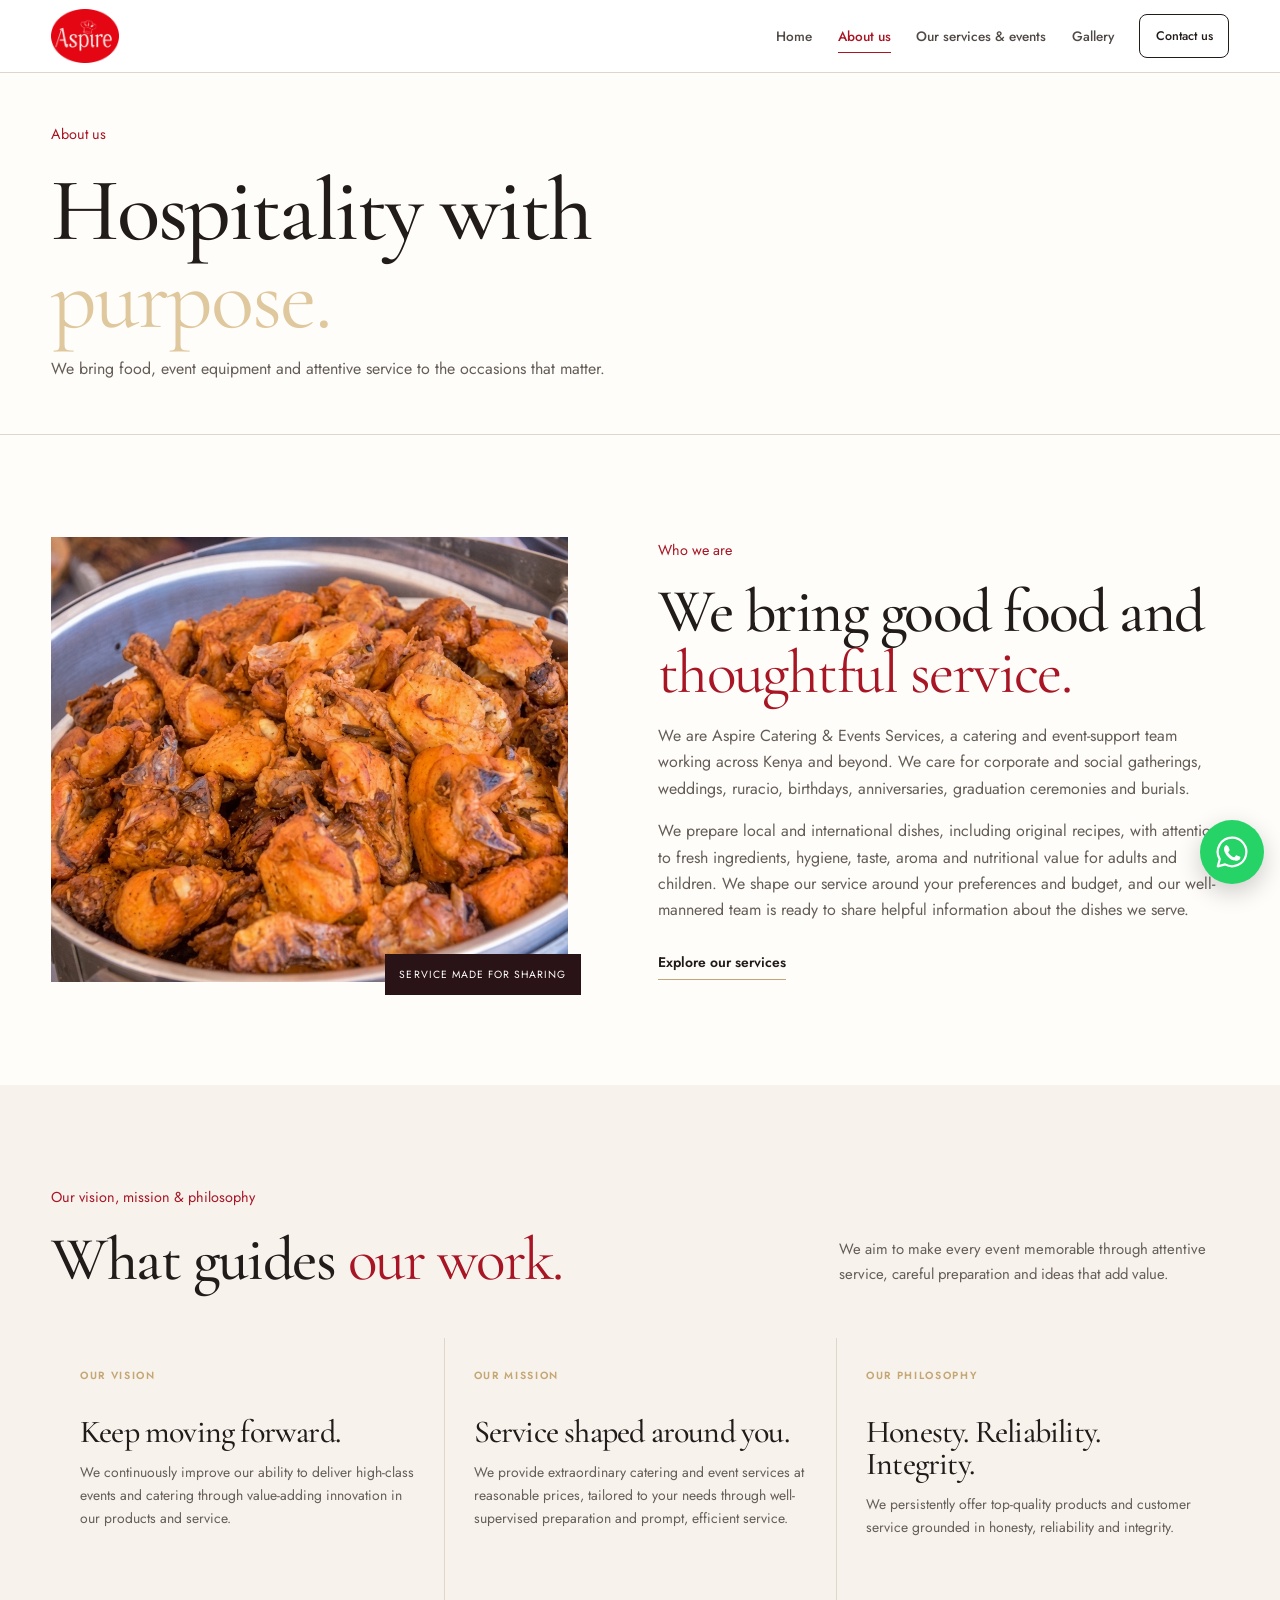
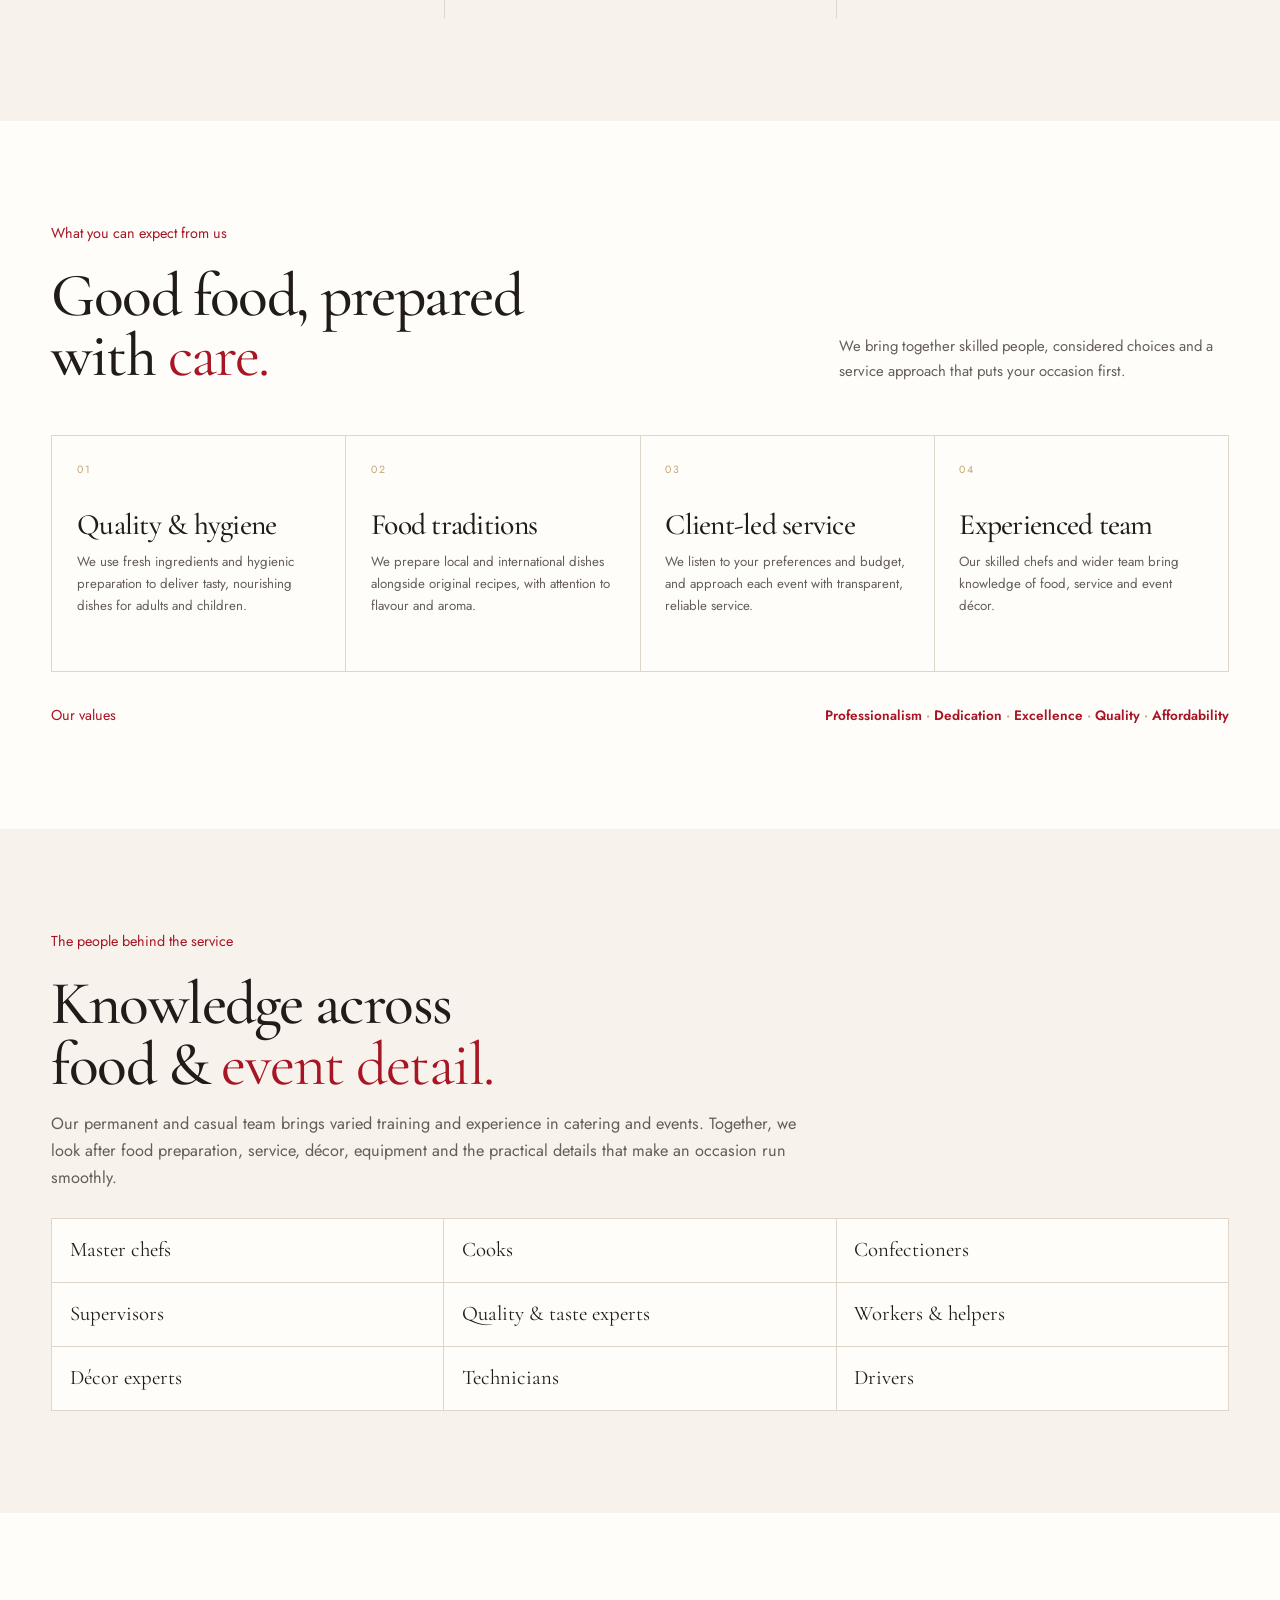
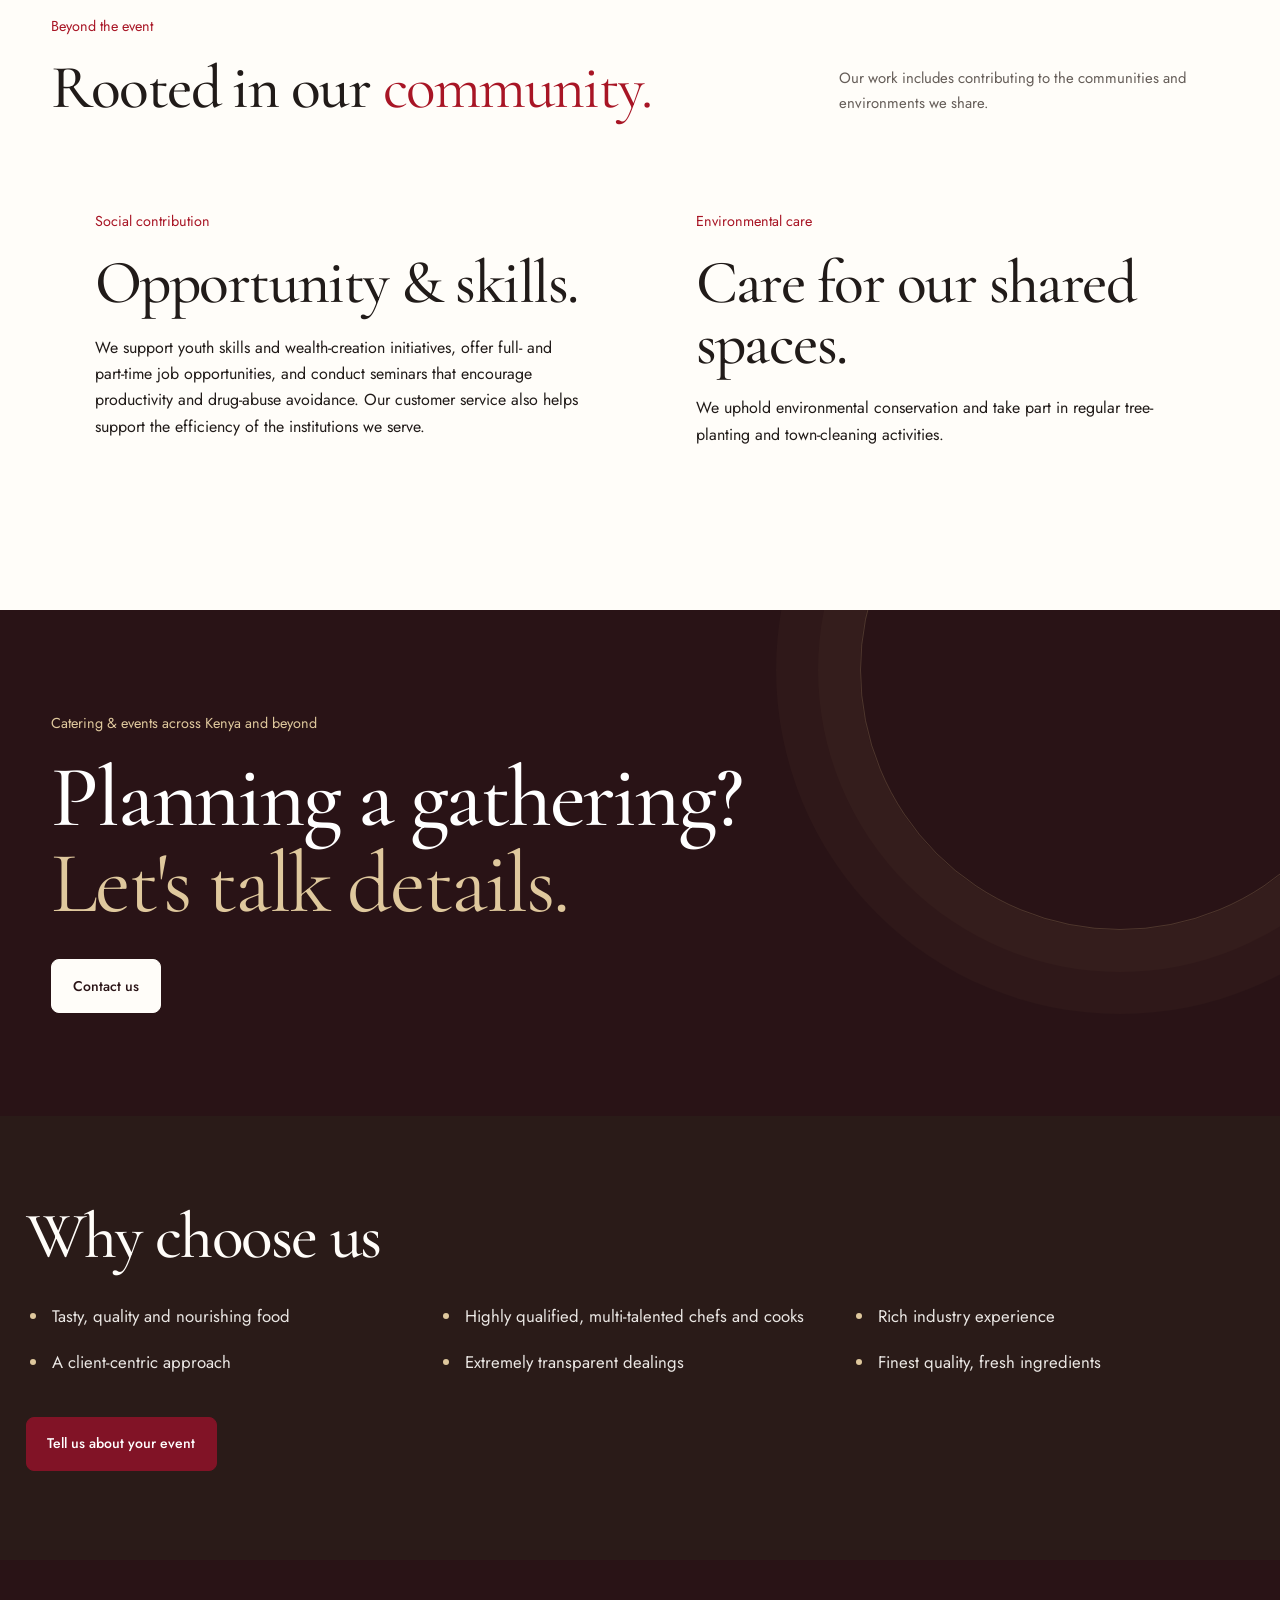
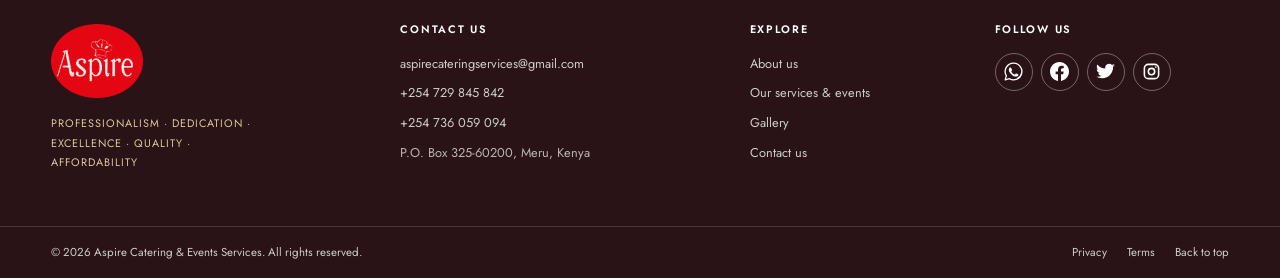
<file: about.html>
<!doctype html>
<html lang="en">
    <head>
        <meta charset="utf-8" />
        <meta name="viewport" content="width=device-width, initial-scale=1" />
        <meta name="theme-color" content="#f7f3ec" />
        <meta
            name="description"
            content="Get to know us, our catering approach, mission, values, team and community commitments across Kenya and beyond."
        />
        <title>About Us | Aspire Catering &amp; Events Services</title>
        <link
            rel="preload"
            href="/fonts/CormorantGaramond-Variable-Latin.woff2"
            as="font"
            type="font/woff2"
            crossorigin
        />
        <link
            rel="preload"
            href="/fonts/Jost-Variable-Latin.woff2"
            as="font"
            type="font/woff2"
            crossorigin
        />
        <link rel="stylesheet" href="/styles.css" />
        <script src="/script.js" defer></script>
    </head>
    <body>
        <a class="skip-link" href="#main">Skip to content</a>

        <header class="site-header">
            <div class="container site-header__inner">
                <a class="brand" href="/" aria-label="Aspire home"
                    ><img
                        src="/images/brand/aspire-chef-cap-wordmark.png"
                        alt="Aspire logo with chef cap"
                        width="120"
                        height="96" /></a
                ><button
                    class="menu-toggle"
                    type="button"
                    aria-expanded="false"
                    aria-controls="main-navigation"
                    data-menu-toggle
                >
                    <span class="visually-hidden">Open navigation</span
                    ><span class="menu-toggle__bars" aria-hidden="true"
                        ><i></i><i></i
                    ></span>
                </button>
                <nav
                    class="main-navigation"
                    id="main-navigation"
                    aria-label="Main navigation"
                >
                    <a href="/" data-nav-link>Home</a
                    ><a href="/about.html" data-nav-link>About us</a
                    ><a href="/services.html" data-nav-link
                        >Our services &amp; events</a
                    ><a href="/gallery.html" data-nav-link>Gallery</a
                    ><a class="nav-cta" href="/contact.html" data-nav-link
                        >Contact us</a
                    >
                </nav>
            </div>
        </header>
        <main id="main">
            <section class="page-hero page-hero--about">
                <div class="container page-hero__content">
                    <p class="eyebrow eyebrow--light">About us</p>
                    <h1>Hospitality with<br /><em>purpose.</em></h1>
                    <p>
                        We bring food, event equipment and attentive service to
                        the occasions that matter.
                    </p>
                </div>
            </section>

            <section class="section container split-section">
                <div class="split-section__image reveal">
                    <img
                        src="/images/food/food-service-station.jpg"
                        alt="A food service station prepared for an event"
                        width="536"
                        height="393"
                        loading="lazy"
                    /><span class="image-note">Service made for sharing</span>
                </div>
                <div class="split-section__copy reveal">
                    <p class="eyebrow">Who we are</p>
                    <h2>We bring good food and <em>thoughtful service.</em></h2>
                    <p>
                        We are Aspire Catering &amp; Events Services, a catering
                        and event-support team working across Kenya and beyond.
                        We care for corporate and social gatherings, weddings,
                        ruracio, birthdays, anniversaries, graduation ceremonies
                        and burials.
                    </p>
                    <p>
                        We prepare local and international dishes, including
                        original recipes, with attention to fresh ingredients,
                        hygiene, taste, aroma and nutritional value for adults
                        and children. We shape our service around your
                        preferences and budget, and our well-mannered team is
                        ready to share helpful information about the dishes we
                        serve.
                    </p>
                    <a class="text-link" href="/services.html"
                        >Explore our services</a
                    >
                </div>
            </section>

            <section class="section section--wash">
                <div class="container">
                    <div class="section-heading reveal">
                        <div>
                            <p class="eyebrow">
                                Our vision, mission &amp; philosophy
                            </p>
                            <h2>What guides <em>our work.</em></h2>
                        </div>
                        <p class="section-heading__aside">
                            We aim to make every event memorable through
                            attentive service, careful preparation and ideas
                            that add value.
                        </p>
                    </div>
                    <div class="purpose-grid">
                        <article
                            class="purpose-card purpose-card--light reveal"
                        >
                            <span class="purpose-card__label">Our vision</span>
                            <h3>Keep moving forward.</h3>
                            <p>
                                We continuously improve our ability to deliver
                                high-class events and catering through
                                value-adding innovation in our products and
                                service.
                            </p>
                        </article>
                        <article
                            class="purpose-card purpose-card--light reveal"
                        >
                            <span class="purpose-card__label">Our mission</span>
                            <h3>Service shaped around you.</h3>
                            <p>
                                We provide extraordinary catering and event
                                services at reasonable prices, tailored to your
                                needs through well-supervised preparation and
                                prompt, efficient service.
                            </p>
                        </article>
                        <article
                            class="purpose-card purpose-card--light reveal"
                        >
                            <span class="purpose-card__label"
                                >Our philosophy</span
                            >
                            <h3>Honesty. Reliability. Integrity.</h3>
                            <p>
                                We persistently offer top-quality products and
                                customer service grounded in honesty,
                                reliability and integrity.
                            </p>
                        </article>
                    </div>
                </div>
            </section>

            <section class="section container">
                <div class="section-heading reveal">
                    <div>
                        <p class="eyebrow">What you can expect from us</p>
                        <h2>Good food, prepared<br />with <em>care.</em></h2>
                    </div>
                    <p class="section-heading__aside">
                        We bring together skilled people, considered choices and
                        a service approach that puts your occasion first.
                    </p>
                </div>
                <div class="principle-grid">
                    <article class="principle-card reveal">
                        <span>01</span>
                        <h3>Quality &amp; hygiene</h3>
                        <p>
                            We use fresh ingredients and hygienic preparation to
                            deliver tasty, nourishing dishes for adults and
                            children.
                        </p>
                    </article>
                    <article class="principle-card reveal">
                        <span>02</span>
                        <h3>Food traditions</h3>
                        <p>
                            We prepare local and international dishes alongside
                            original recipes, with attention to flavour and
                            aroma.
                        </p>
                    </article>
                    <article class="principle-card reveal">
                        <span>03</span>
                        <h3>Client-led service</h3>
                        <p>
                            We listen to your preferences and budget, and
                            approach each event with transparent, reliable
                            service.
                        </p>
                    </article>
                    <article class="principle-card reveal">
                        <span>04</span>
                        <h3>Experienced team</h3>
                        <p>
                            Our skilled chefs and wider team bring knowledge of
                            food, service and event décor.
                        </p>
                    </article>
                </div>
                <div class="values-row">
                    <p class="eyebrow">Our values</p>
                    <p>
                        Professionalism <i>·</i> Dedication <i>·</i> Excellence
                        <i>·</i> Quality <i>·</i> Affordability
                    </p>
                </div>
            </section>

            <section class="section section--wash" id="team">
                <div class="container">
                    <div class="profile-intro reveal">
                        <p class="eyebrow">The people behind the service</p>
                        <h2>
                            Knowledge across<br />food &amp;
                            <em>event detail.</em>
                        </h2>
                        <p>
                            Our permanent and casual team brings varied training
                            and experience in catering and events. Together, we
                            look after food preparation, service, décor,
                            equipment and the practical details that make an
                            occasion run smoothly.
                        </p>
                    </div>
                    <div class="team-role-grid">
                        <span>Master chefs</span><span>Cooks</span
                        ><span>Confectioners</span><span>Supervisors</span
                        ><span>Quality &amp; taste experts</span
                        ><span>Workers &amp; helpers</span
                        ><span>Décor experts</span><span>Technicians</span
                        ><span>Drivers</span>
                    </div>
                </div>
            </section>

            <section class="section container">
                <div class="section-heading reveal">
                    <div>
                        <p class="eyebrow">Beyond the event</p>
                        <h2>Rooted in our <em>community.</em></h2>
                    </div>
                    <p class="section-heading__aside">
                        Our work includes contributing to the communities and
                        environments we share.
                    </p>
                </div>
                <div class="impact-grid">
                    <article class="impact-card reveal">
                        <p class="eyebrow">Social contribution</p>
                        <h2>Opportunity &amp; skills.</h2>
                        <p>
                            We support youth skills and wealth-creation
                            initiatives, offer full- and part-time job
                            opportunities, and conduct seminars that encourage
                            productivity and drug-abuse avoidance. Our customer
                            service also helps support the efficiency of the
                            institutions we serve.
                        </p>
                    </article>
                    <article class="impact-card reveal">
                        <p class="eyebrow">Environmental care</p>
                        <h2>Care for our shared spaces.</h2>
                        <p>
                            We uphold environmental conservation and take part
                            in regular tree-planting and town-cleaning
                            activities.
                        </p>
                    </article>
                </div>
            </section>

            <section class="closing-banner">
                <div class="container closing-banner__inner reveal">
                    <p class="eyebrow eyebrow--light">
                        Catering &amp; events across Kenya and beyond
                    </p>
                    <h2>
                        Planning a gathering?<br /><em>Let's talk details.</em>
                    </h2>
                    <a class="button button--light" href="/contact.html"
                        >Contact us</a
                    >
                </div>
            </section>
            <section class="why-choose">
                <div class="why-choose__inner">
                    <h2>Why choose us</h2>
                    <ul class="why-choose__list">
                        <li>Tasty, quality and nourishing food</li>
                        <li>
                            Highly qualified, multi-talented chefs and cooks
                        </li>
                        <li>Rich industry experience</li>
                        <li>A client-centric approach</li>
                        <li>Extremely transparent dealings</li>
                        <li>Finest quality, fresh ingredients</li>
                    </ul>
                    <a class="button why-choose__button" href="/contact.html"
                        >Tell us about your event</a
                    >
                </div>
            </section>
        </main>
        <footer class="site-footer">
            <div class="container footer-main">
                <div class="footer-brand-block">
                    <a href="/" aria-label="Aspire home"
                        ><img
                            src="/images/brand/aspire-chef-cap-wordmark.png"
                            alt="Aspire logo with chef cap"
                            width="112"
                            height="90"
                            loading="lazy"
                    /></a>
                    <p>
                        Professionalism · Dedication · Excellence · Quality ·
                        Affordability
                    </p>
                </div>
                <div class="footer-column">
                    <h2>Contact us</h2>
                    <a href="mailto:aspirecateringservices@gmail.com"
                        >aspirecateringservices@gmail.com</a
                    ><a href="tel:+254729845842">+254 729 845 842</a
                    ><a href="tel:+254736059094">+254 736 059 094</a
                    ><span>P.O. Box 325-60200, Meru, Kenya</span>
                </div>
                <div class="footer-column">
                    <h2>Explore</h2>
                    <a href="/about.html">About us</a
                    ><a href="/services.html">Our services &amp; events</a
                    ><a href="/gallery.html">Gallery</a
                    ><a href="/contact.html">Contact us</a>
                </div>
                <div class="footer-column footer-column--social">
                    <h2>Follow us</h2>
                    <nav class="social-links" aria-label="Social media links">
                        <a
                            class="social-link"
                            href="https://wa.me/254729845842"
                            target="_blank"
                            rel="noopener noreferrer"
                            aria-label="WhatsApp"
                            ><svg
                                class="social-icon social-icon--whatsapp"
                                viewBox="0 0 32 32"
                                aria-hidden="true"
                                focusable="false"
                            >
                                <path
                                    d="M16 3.2A12.7 12.7 0 0 0 5.1 22.4L3.4 28.7l6.5-1.7A12.7 12.7 0 1 0 16 3.2Z"
                                    fill="none"
                                    stroke="currentColor"
                                    stroke-width="2"
                                    stroke-linecap="round"
                                    stroke-linejoin="round"
                                />
                                <path
                                    d="M11.3 9.7c-.4 0-.8.2-1.1.6-.4.5-1.3 1.4-1.3 3.3s1.3 3.8 1.5 4.1c.2.3 2.5 4 6.1 5.4 3 .9 3.6.7 4.3.6.7-.1 2.1-.8 2.4-1.6.3-.8.3-1.5.2-1.6-.1-.1-.3-.2-.7-.4l-2.4-1.1c-.3-.1-.6-.2-.8.2-.2.3-.9 1.1-1.1 1.3-.2.2-.4.3-.8.1-.4-.2-1.7-.6-3.2-2-.9-.8-1.5-1.8-1.7-2.2-.2-.3 0-.5.2-.7l.6-.7c.2-.2.2-.4.3-.6.1-.2 0-.5 0-.7l-1.1-2.5c-.3-.6-.6-.7-.9-.7Z"
                                    fill="currentColor"
                                /></svg></a
                        ><span
                            class="social-link social-slot"
                            data-social-slot="facebook"
                            role="img"
                            aria-label="Facebook icon"
                            ><svg
                                class="social-icon"
                                viewBox="0 0 24 24"
                                aria-hidden="true"
                                focusable="false"
                            >
                                <path
                                    fill="currentColor"
                                    d="M24 12.073C24 5.405 18.627 0 12 0S0 5.405 0 12.073c0 6.016 4.388 11.025 10.125 11.928v-8.437H7.078v-3.49h3.047V9.41c0-3.023 1.792-4.703 4.533-4.703 1.312 0 2.686.235 2.686.235v2.953h-1.513c-1.49 0-1.954.932-1.954 1.885v2.294h3.328l-.532 3.49h-2.796v8.437C19.612 23.098 24 18.089 24 12.073Z"
                                /></svg></span
                        ><span
                            class="social-link social-slot"
                            data-social-slot="twitter"
                            role="img"
                            aria-label="Twitter icon"
                            ><svg
                                class="social-icon"
                                viewBox="0 0 24 24"
                                aria-hidden="true"
                                focusable="false"
                            >
                                <path
                                    fill="currentColor"
                                    d="M23.953 4.57a10 10 0 0 1-2.825.775 4.932 4.932 0 0 0 2.163-2.723 9.99 9.99 0 0 1-3.127 1.195 4.92 4.92 0 0 0-8.384 4.482A13.98 13.98 0 0 1 1.64 3.162a4.822 4.822 0 0 0-.666 2.475c0 1.708.87 3.216 2.188 4.096a4.904 4.904 0 0 1-2.229-.616v.06c0 2.385 1.697 4.374 3.95 4.827a4.935 4.935 0 0 1-2.224.085c.627 1.956 2.445 3.379 4.6 3.419A9.896 9.896 0 0 1 0 18.407a13.94 13.94 0 0 0 7.548 2.212c9.057 0 14.01-7.504 14.01-14.01 0-.213-.005-.425-.014-.636A10.012 10.012 0 0 0 24 4.59Z"
                                /></svg></span
                        ><span
                            class="social-link social-slot"
                            data-social-slot="instagram"
                            role="img"
                            aria-label="Instagram icon"
                            ><svg
                                class="social-icon"
                                viewBox="0 0 24 24"
                                aria-hidden="true"
                                focusable="false"
                            >
                                <rect
                                    x="3"
                                    y="3"
                                    width="18"
                                    height="18"
                                    rx="5"
                                    fill="none"
                                    stroke="currentColor"
                                    stroke-width="2"
                                />
                                <circle
                                    cx="12"
                                    cy="12"
                                    r="4"
                                    fill="none"
                                    stroke="currentColor"
                                    stroke-width="2"
                                />
                                <circle
                                    cx="17.5"
                                    cy="6.5"
                                    r="1"
                                    fill="currentColor"
                                /></svg
                        ></span>
                    </nav>
                </div>
            </div>
            <div class="footer-bottom">
                <div class="container footer-bottom__inner">
                    <p>
                        © <span data-current-year>2026</span> Aspire Catering
                        &amp; Events Services. All rights reserved.
                    </p>
                    <div>
                        <a href="/privacy.html">Privacy</a
                        ><a href="/terms.html">Terms</a
                        ><a href="#main">Back to top</a>
                    </div>
                </div>
            </div>
        </footer>
        <a
            class="whatsapp-float"
            href="https://wa.me/254729845842?text=Hello%20Aspire%2C%20I%27d%20like%20to%20enquire%20about%20catering%20and%20event%20services."
            target="_blank"
            rel="noopener noreferrer"
            aria-label="Message us on WhatsApp"
            title="Message us on WhatsApp"
            ><svg
                class="whatsapp-float__icon"
                viewBox="0 0 32 32"
                aria-hidden="true"
                focusable="false"
            >
                <path
                    d="M16 3.2A12.7 12.7 0 0 0 5.1 22.4L3.4 28.7l6.5-1.7A12.7 12.7 0 1 0 16 3.2Z"
                    fill="none"
                    stroke="currentColor"
                    stroke-width="2"
                    stroke-linecap="round"
                    stroke-linejoin="round"
                />
                <path
                    d="M11.3 9.7c-.4 0-.8.2-1.1.6-.4.5-1.3 1.4-1.3 3.3s1.3 3.8 1.5 4.1c.2.3 2.5 4 6.1 5.4 3 .9 3.6.7 4.3.6.7-.1 2.1-.8 2.4-1.6.3-.8.3-1.5.2-1.6-.1-.1-.3-.2-.7-.4l-2.4-1.1c-.3-.1-.6-.2-.8.2-.2.3-.9 1.1-1.1 1.3-.2.2-.4.3-.8.1-.4-.2-1.7-.6-3.2-2-.9-.8-1.5-1.8-1.7-2.2-.2-.3 0-.5.2-.7l.6-.7c.2-.2.2-.4.3-.6.1-.2 0-.5 0-.7l-1.1-2.5c-.3-.6-.6-.7-.9-.7Z"
                    fill="currentColor"
                /></svg
            ><span class="visually-hidden">Message us on WhatsApp</span></a
        >
        <div class="visually-hidden" aria-live="polite" id="site-status"></div>
    </body>
</html>
</file>
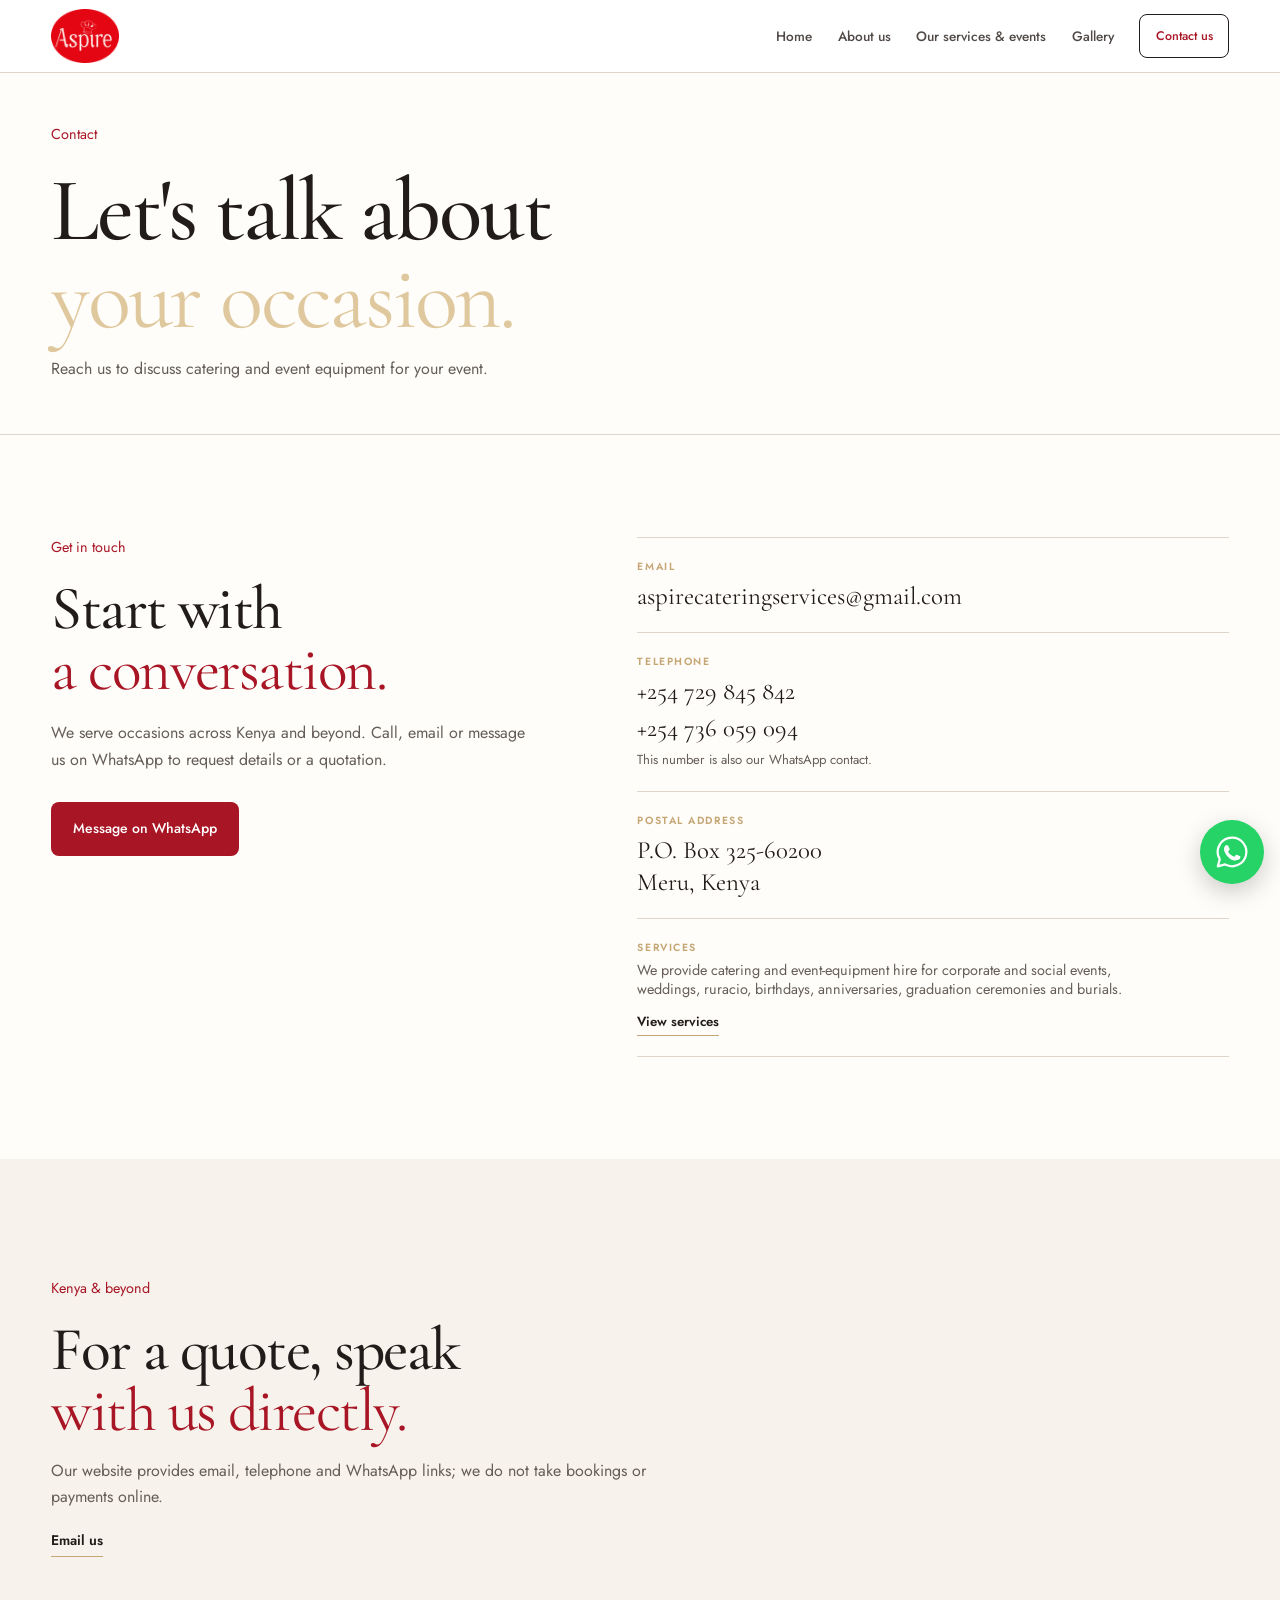
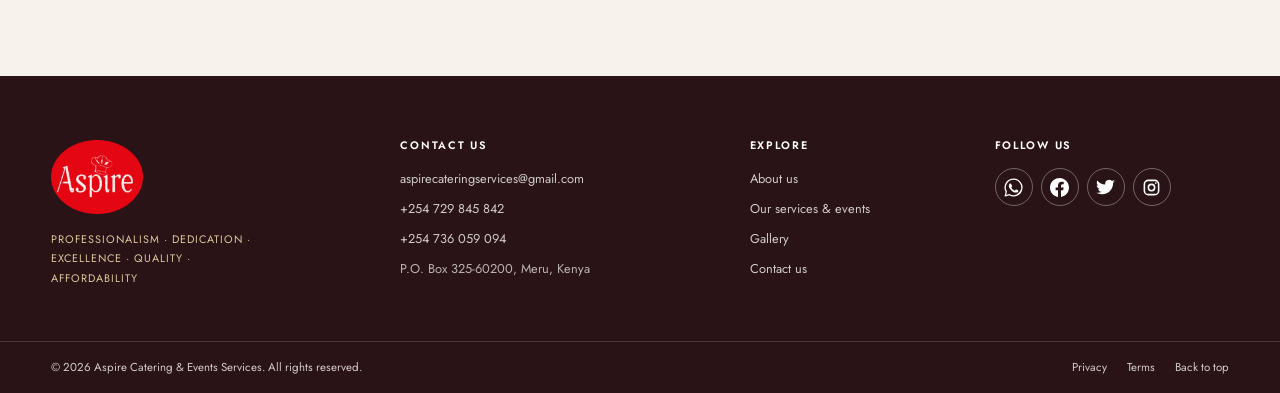
<file: contact.html>
<!doctype html>
<html lang="en">
    <head>
        <meta charset="utf-8" />
        <meta name="viewport" content="width=device-width, initial-scale=1" />
        <meta name="theme-color" content="#f7f3ec" />
        <meta
            name="description"
            content="Contact us in Meru, Kenya to discuss catering and event-equipment hire for your occasion."
        />
        <title>Contact Us | Aspire Catering &amp; Events Services</title>
        <link
            rel="preload"
            href="/fonts/CormorantGaramond-Variable-Latin.woff2"
            as="font"
            type="font/woff2"
            crossorigin
        />
        <link
            rel="preload"
            href="/fonts/Jost-Variable-Latin.woff2"
            as="font"
            type="font/woff2"
            crossorigin
        />
        <link rel="stylesheet" href="/styles.css" />
        <script src="/script.js" defer></script>
    </head>
    <body>
        <a class="skip-link" href="#main">Skip to content</a>
        <header class="site-header">
            <div class="container site-header__inner">
                <a class="brand" href="/" aria-label="Aspire home"
                    ><img
                        src="/images/brand/aspire-chef-cap-wordmark.png"
                        alt="Aspire logo with chef cap"
                        width="120"
                        height="96" /></a
                ><button
                    class="menu-toggle"
                    type="button"
                    aria-expanded="false"
                    aria-controls="main-navigation"
                    data-menu-toggle
                >
                    <span class="visually-hidden">Open navigation</span
                    ><span class="menu-toggle__bars" aria-hidden="true"
                        ><i></i><i></i
                    ></span>
                </button>
                <nav
                    class="main-navigation"
                    id="main-navigation"
                    aria-label="Main navigation"
                >
                    <a href="/" data-nav-link>Home</a
                    ><a href="/about.html" data-nav-link>About us</a
                    ><a href="/services.html" data-nav-link
                        >Our services &amp; events</a
                    ><a href="/gallery.html" data-nav-link>Gallery</a
                    ><a class="nav-cta" href="/contact.html" data-nav-link
                        >Contact us</a
                    >
                </nav>
            </div>
        </header>
        <main id="main">
            <section class="page-hero page-hero--contact">
                <div class="container page-hero__content">
                    <p class="eyebrow eyebrow--light">Contact</p>
                    <h1>Let's talk about<br /><em>your occasion.</em></h1>
                    <p>
                        Reach us to discuss catering and event equipment for
                        your event.
                    </p>
                </div>
            </section>

            <section class="section container contact-layout">
                <div class="contact-lead reveal">
                    <p class="eyebrow">Get in touch</p>
                    <h2>Start with<br /><em>a conversation.</em></h2>
                    <p>
                        We serve occasions across Kenya and beyond. Call, email
                        or message us on WhatsApp to request details or a
                        quotation.
                    </p>
                    <a
                        class="button button--red"
                        href="https://wa.me/254729845842?text=Hello%20Aspire%2C%20I%27d%20like%20to%20enquire%20about%20catering%20and%20event%20services."
                        target="_blank"
                        rel="noopener noreferrer"
                        >Message on WhatsApp</a
                    >
                </div>
                <div class="contact-details reveal">
                    <div class="contact-detail">
                        <span class="contact-detail__label">Email</span
                        ><a href="mailto:aspirecateringservices@gmail.com"
                            >aspirecateringservices@gmail.com</a
                        >
                    </div>
                    <div class="contact-detail">
                        <span class="contact-detail__label">Telephone</span
                        ><a href="tel:+254729845842">+254 729 845 842</a
                        ><a href="tel:+254736059094">+254 736 059 094</a
                        ><span class="small-note"
                            >This number is also our WhatsApp contact.</span
                        >
                    </div>
                    <div class="contact-detail">
                        <span class="contact-detail__label"
                            >Postal address</span
                        >
                        <p>P.O. Box 325-60200<br />Meru, Kenya</p>
                    </div>
                    <div class="contact-detail contact-detail--note">
                        <span class="contact-detail__label">Services</span>
                        <p>
                            We provide catering and event-equipment hire for
                            corporate and social events, weddings, ruracio,
                            birthdays, anniversaries, graduation ceremonies and
                            burials.
                        </p>
                        <a class="text-link" href="/services.html"
                            >View services</a
                        >
                    </div>
                </div>
            </section>
            <section class="section section--wash">
                <div class="container contact-close reveal">
                    <p class="eyebrow">Kenya &amp; beyond</p>
                    <h2>For a quote, speak<br /><em>with us directly.</em></h2>
                    <p>
                        Our website provides email, telephone and WhatsApp
                        links; we do not take bookings or payments online.
                    </p>
                    <a
                        class="text-link"
                        href="mailto:aspirecateringservices@gmail.com?subject=Event%20enquiry"
                        >Email us</a
                    >
                </div>
            </section>
        </main>
        <footer class="site-footer">
            <div class="container footer-main">
                <div class="footer-brand-block">
                    <a href="/" aria-label="Aspire home"
                        ><img
                            src="/images/brand/aspire-chef-cap-wordmark.png"
                            alt="Aspire logo with chef cap"
                            width="112"
                            height="90"
                            loading="lazy"
                    /></a>
                    <p>
                        Professionalism · Dedication · Excellence · Quality ·
                        Affordability
                    </p>
                </div>
                <div class="footer-column">
                    <h2>Contact us</h2>
                    <a href="mailto:aspirecateringservices@gmail.com"
                        >aspirecateringservices@gmail.com</a
                    ><a href="tel:+254729845842">+254 729 845 842</a
                    ><a href="tel:+254736059094">+254 736 059 094</a
                    ><span>P.O. Box 325-60200, Meru, Kenya</span>
                </div>
                <div class="footer-column">
                    <h2>Explore</h2>
                    <a href="/about.html">About us</a
                    ><a href="/services.html">Our services &amp; events</a
                    ><a href="/gallery.html">Gallery</a
                    ><a href="/contact.html">Contact us</a>
                </div>
                <div class="footer-column footer-column--social">
                    <h2>Follow us</h2>
                    <nav class="social-links" aria-label="Social media links">
                        <a
                            class="social-link"
                            href="https://wa.me/254729845842"
                            target="_blank"
                            rel="noopener noreferrer"
                            aria-label="WhatsApp"
                            ><svg
                                class="social-icon social-icon--whatsapp"
                                viewBox="0 0 32 32"
                                aria-hidden="true"
                                focusable="false"
                            >
                                <path
                                    d="M16 3.2A12.7 12.7 0 0 0 5.1 22.4L3.4 28.7l6.5-1.7A12.7 12.7 0 1 0 16 3.2Z"
                                    fill="none"
                                    stroke="currentColor"
                                    stroke-width="2"
                                    stroke-linecap="round"
                                    stroke-linejoin="round"
                                />
                                <path
                                    d="M11.3 9.7c-.4 0-.8.2-1.1.6-.4.5-1.3 1.4-1.3 3.3s1.3 3.8 1.5 4.1c.2.3 2.5 4 6.1 5.4 3 .9 3.6.7 4.3.6.7-.1 2.1-.8 2.4-1.6.3-.8.3-1.5.2-1.6-.1-.1-.3-.2-.7-.4l-2.4-1.1c-.3-.1-.6-.2-.8.2-.2.3-.9 1.1-1.1 1.3-.2.2-.4.3-.8.1-.4-.2-1.7-.6-3.2-2-.9-.8-1.5-1.8-1.7-2.2-.2-.3 0-.5.2-.7l.6-.7c.2-.2.2-.4.3-.6.1-.2 0-.5 0-.7l-1.1-2.5c-.3-.6-.6-.7-.9-.7Z"
                                    fill="currentColor"
                                /></svg></a
                        ><span
                            class="social-link social-slot"
                            data-social-slot="facebook"
                            role="img"
                            aria-label="Facebook icon"
                            ><svg
                                class="social-icon"
                                viewBox="0 0 24 24"
                                aria-hidden="true"
                                focusable="false"
                            >
                                <path
                                    fill="currentColor"
                                    d="M24 12.073C24 5.405 18.627 0 12 0S0 5.405 0 12.073c0 6.016 4.388 11.025 10.125 11.928v-8.437H7.078v-3.49h3.047V9.41c0-3.023 1.792-4.703 4.533-4.703 1.312 0 2.686.235 2.686.235v2.953h-1.513c-1.49 0-1.954.932-1.954 1.885v2.294h3.328l-.532 3.49h-2.796v8.437C19.612 23.098 24 18.089 24 12.073Z"
                                /></svg></span
                        ><span
                            class="social-link social-slot"
                            data-social-slot="twitter"
                            role="img"
                            aria-label="Twitter icon"
                            ><svg
                                class="social-icon"
                                viewBox="0 0 24 24"
                                aria-hidden="true"
                                focusable="false"
                            >
                                <path
                                    fill="currentColor"
                                    d="M23.953 4.57a10 10 0 0 1-2.825.775 4.932 4.932 0 0 0 2.163-2.723 9.99 9.99 0 0 1-3.127 1.195 4.92 4.92 0 0 0-8.384 4.482A13.98 13.98 0 0 1 1.64 3.162a4.822 4.822 0 0 0-.666 2.475c0 1.708.87 3.216 2.188 4.096a4.904 4.904 0 0 1-2.229-.616v.06c0 2.385 1.697 4.374 3.95 4.827a4.935 4.935 0 0 1-2.224.085c.627 1.956 2.445 3.379 4.6 3.419A9.896 9.896 0 0 1 0 18.407a13.94 13.94 0 0 0 7.548 2.212c9.057 0 14.01-7.504 14.01-14.01 0-.213-.005-.425-.014-.636A10.012 10.012 0 0 0 24 4.59Z"
                                /></svg></span
                        ><span
                            class="social-link social-slot"
                            data-social-slot="instagram"
                            role="img"
                            aria-label="Instagram icon"
                            ><svg
                                class="social-icon"
                                viewBox="0 0 24 24"
                                aria-hidden="true"
                                focusable="false"
                            >
                                <rect
                                    x="3"
                                    y="3"
                                    width="18"
                                    height="18"
                                    rx="5"
                                    fill="none"
                                    stroke="currentColor"
                                    stroke-width="2"
                                />
                                <circle
                                    cx="12"
                                    cy="12"
                                    r="4"
                                    fill="none"
                                    stroke="currentColor"
                                    stroke-width="2"
                                />
                                <circle
                                    cx="17.5"
                                    cy="6.5"
                                    r="1"
                                    fill="currentColor"
                                /></svg
                        ></span>
                    </nav>
                </div>
            </div>
            <div class="footer-bottom">
                <div class="container footer-bottom__inner">
                    <p>
                        © <span data-current-year>2026</span> Aspire Catering
                        &amp; Events Services. All rights reserved.
                    </p>
                    <div>
                        <a href="/privacy.html">Privacy</a
                        ><a href="/terms.html">Terms</a
                        ><a href="#main">Back to top</a>
                    </div>
                </div>
            </div>
        </footer>
        <a
            class="whatsapp-float"
            href="https://wa.me/254729845842?text=Hello%20Aspire%2C%20I%27d%20like%20to%20enquire%20about%20catering%20and%20event%20services."
            target="_blank"
            rel="noopener noreferrer"
            aria-label="Message us on WhatsApp"
            title="Message us on WhatsApp"
            ><svg
                class="whatsapp-float__icon"
                viewBox="0 0 32 32"
                aria-hidden="true"
                focusable="false"
            >
                <path
                    d="M16 3.2A12.7 12.7 0 0 0 5.1 22.4L3.4 28.7l6.5-1.7A12.7 12.7 0 1 0 16 3.2Z"
                    fill="none"
                    stroke="currentColor"
                    stroke-width="2"
                    stroke-linecap="round"
                    stroke-linejoin="round"
                />
                <path
                    d="M11.3 9.7c-.4 0-.8.2-1.1.6-.4.5-1.3 1.4-1.3 3.3s1.3 3.8 1.5 4.1c.2.3 2.5 4 6.1 5.4.9.3 1.6.5 2.2.5.7 0 1.3-.2 2.1-.4.7-.1 2.1-.8 2.4-1.6.3-.8.3-1.5.2-1.6-.1-.1-.3-.2-.7-.4l-2.4-1.1c-.3-.1-.6-.2-.8.2-.2.3-.9 1.1-1.1 1.3-.2.2-.4.3-.8.1-.4-.2-1.7-.6-3.2-2-.9-.8-1.5-1.8-1.7-2.2-.2-.3 0-.5.2-.7l.6-.7c.2-.2.2-.4.3-.6.1-.2 0-.5 0-.7l-1.1-2.5c-.3-.6-.6-.7-.9-.7Z"
                    fill="currentColor"
                /></svg
            ><span class="visually-hidden">Message us on WhatsApp</span></a
        >
        <div class="visually-hidden" aria-live="polite" id="site-status"></div>
    </body>
</html>
</file>
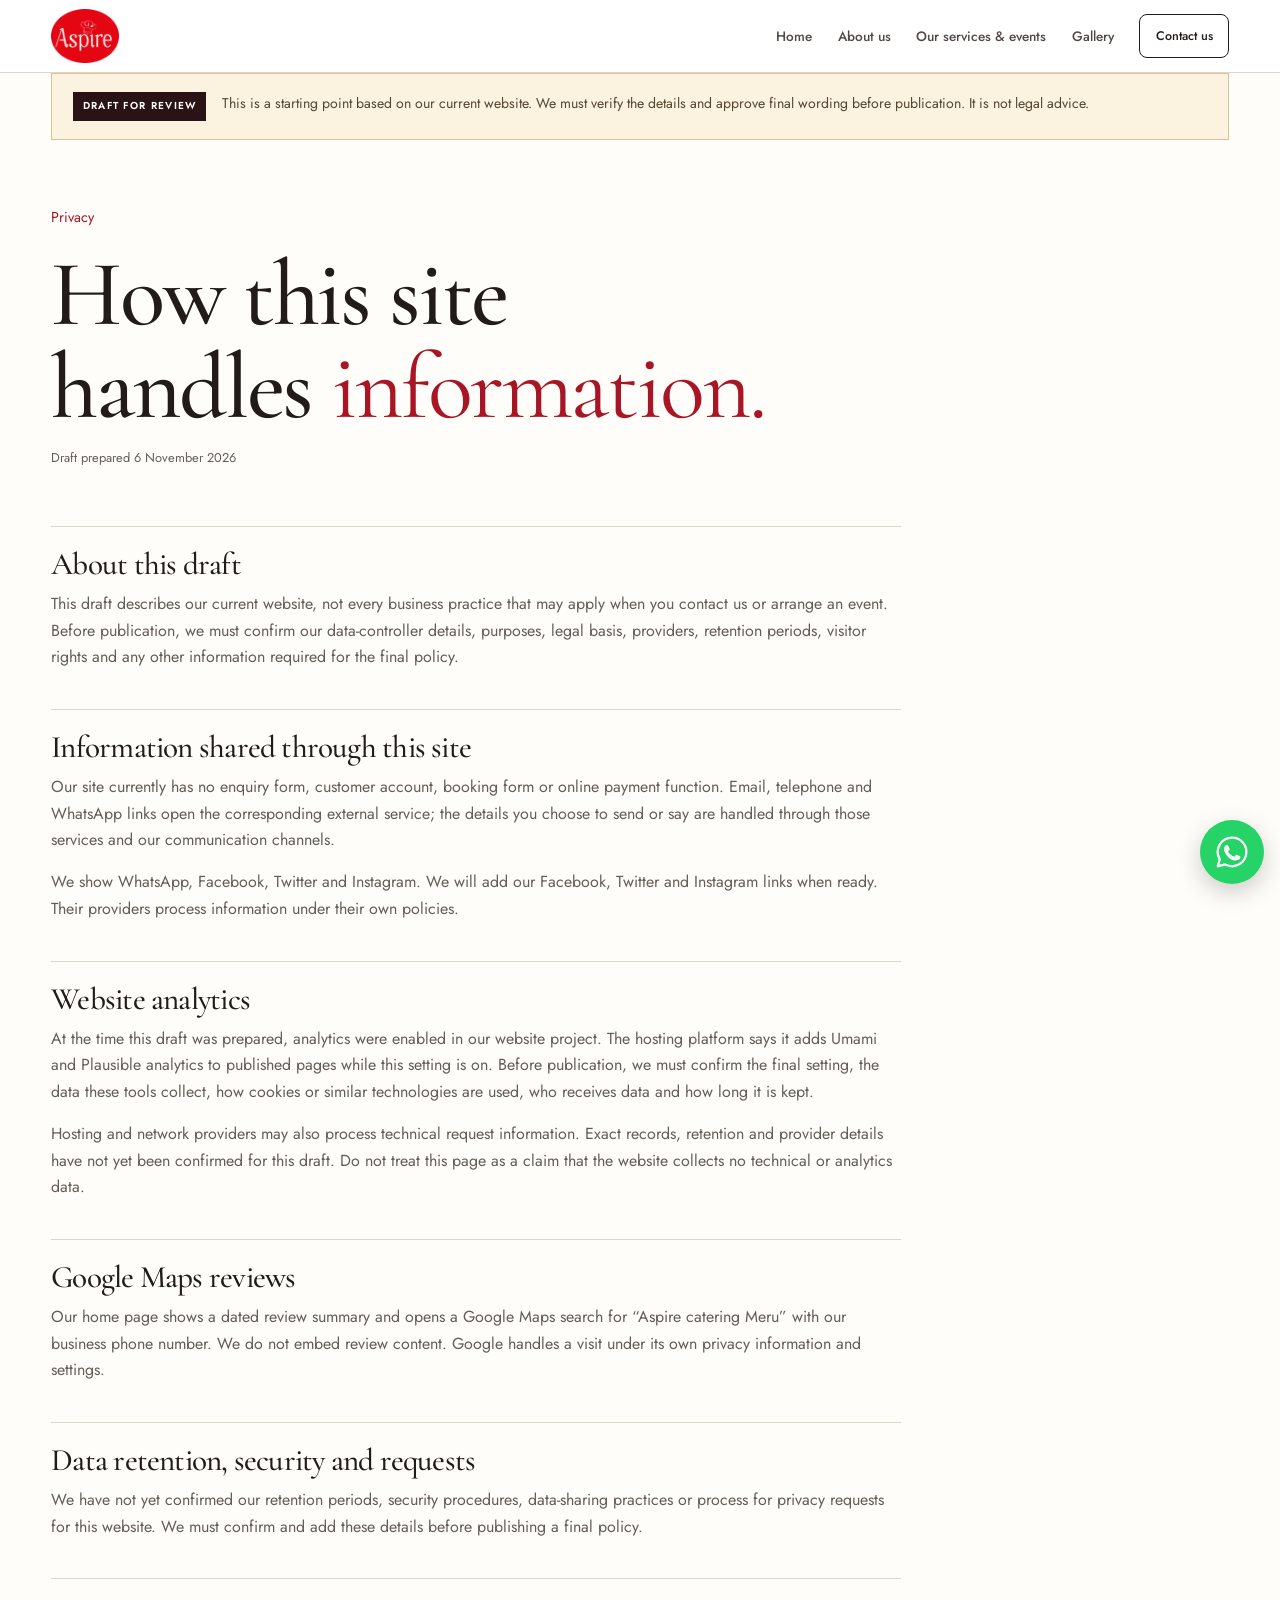
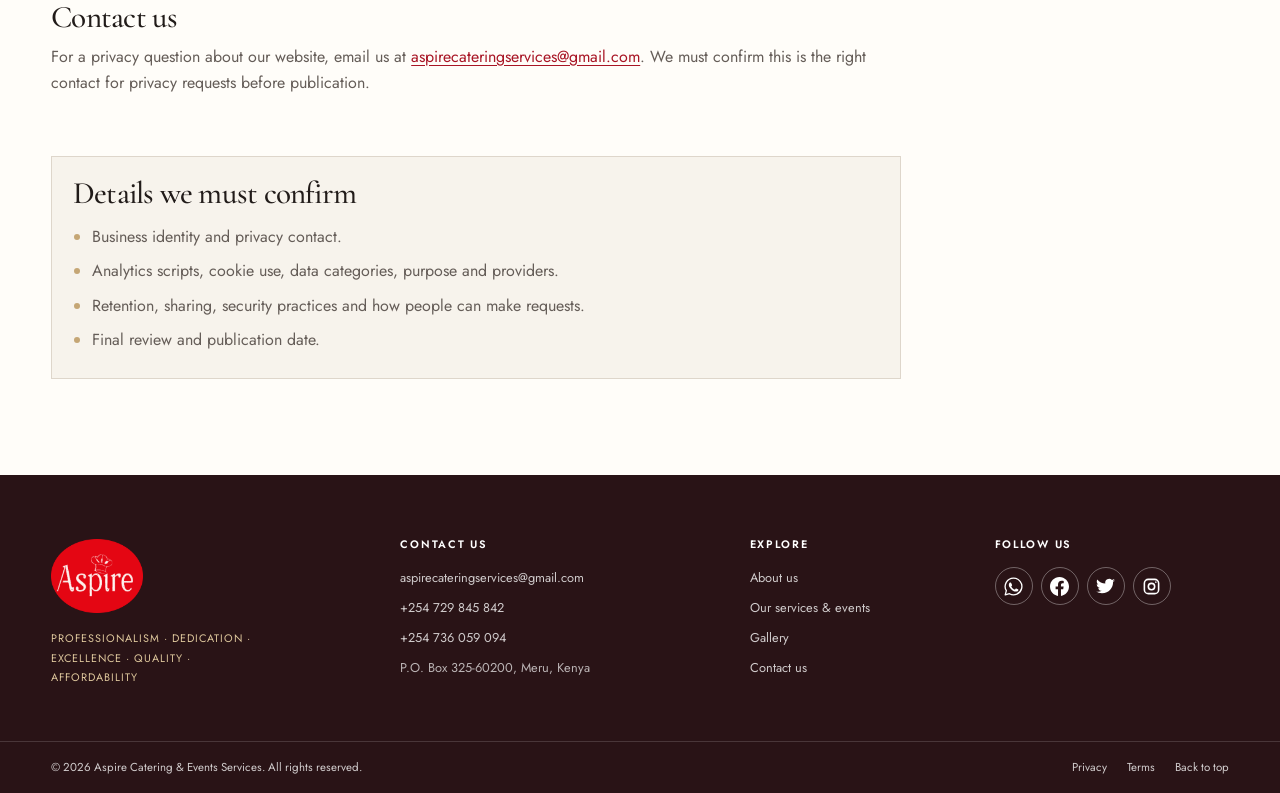
<file: privacy.html>
<!doctype html>
<html lang="en">
    <head>
        <meta charset="utf-8" />
        <meta name="viewport" content="width=device-width, initial-scale=1" />
        <meta name="theme-color" content="#f7f3ec" />
        <meta
            name="description"
            content="Draft privacy information for our website. We need to review this page before publication."
        />
        <meta name="robots" content="noindex,nofollow" />
        <title>Privacy Draft | Aspire Catering &amp; Events</title>
        <link
            rel="preload"
            href="/fonts/CormorantGaramond-Variable-Latin.woff2"
            as="font"
            type="font/woff2"
            crossorigin
        />
        <link
            rel="preload"
            href="/fonts/Jost-Variable-Latin.woff2"
            as="font"
            type="font/woff2"
            crossorigin
        />
        <link rel="stylesheet" href="/styles.css" />
        <script src="/script.js" defer></script>
    </head>
    <body>
        <a class="skip-link" href="#main">Skip to content</a>
        <header class="site-header">
            <div class="container site-header__inner">
                <a class="brand" href="/" aria-label="Aspire home"
                    ><img
                        src="/images/brand/aspire-chef-cap-wordmark.png"
                        alt="Aspire logo with chef cap"
                        width="120"
                        height="96" /></a
                ><button
                    class="menu-toggle"
                    type="button"
                    aria-expanded="false"
                    aria-controls="main-navigation"
                    data-menu-toggle
                >
                    <span class="visually-hidden">Open navigation</span
                    ><span class="menu-toggle__bars" aria-hidden="true"
                        ><i></i><i></i
                    ></span>
                </button>
                <nav
                    class="main-navigation"
                    id="main-navigation"
                    aria-label="Main navigation"
                >
                    <a href="/" data-nav-link>Home</a
                    ><a href="/about.html" data-nav-link>About us</a
                    ><a href="/services.html" data-nav-link
                        >Our services &amp; events</a
                    ><a href="/gallery.html" data-nav-link>Gallery</a
                    ><a class="nav-cta" href="/contact.html" data-nav-link
                        >Contact us</a
                    >
                </nav>
            </div>
        </header>
        <main id="main" class="legal-page container">
            <div class="draft-banner">
                <span class="draft-banner__tag">Draft for review</span>
                <p>
                    This is a starting point based on our current website. We
                    must verify the details and approve final wording before
                    publication. It is not legal advice.
                </p>
            </div>
            <header class="legal-heading">
                <p class="eyebrow">Privacy</p>
                <h1>How this site<br />handles <em>information.</em></h1>
                <p>Draft prepared 6 November 2026</p>
            </header>
            <div class="legal-content">
                <section>
                    <h2>About this draft</h2>
                    <p>
                        This draft describes our current website, not every
                        business practice that may apply when you contact us or
                        arrange an event. Before publication, we must confirm
                        our data-controller details, purposes, legal basis,
                        providers, retention periods, visitor rights and any
                        other information required for the final policy.
                    </p>
                </section>
                <section>
                    <h2>Information shared through this site</h2>
                    <p>
                        Our site currently has no enquiry form, customer
                        account, booking form or online payment function. Email,
                        telephone and WhatsApp links open the corresponding
                        external service; the details you choose to send or say
                        are handled through those services and our communication
                        channels.
                    </p>
                    <p>
                        We show WhatsApp, Facebook, Twitter and Instagram. We
                        will add our Facebook, Twitter and Instagram links when
                        ready. Their providers process information under their
                        own policies.
                    </p>
                </section>
                <section>
                    <h2>Website analytics</h2>
                    <p>
                        At the time this draft was prepared, analytics were
                        enabled in our website project. The hosting platform
                        says it adds Umami and Plausible analytics to published
                        pages while this setting is on. Before publication, we
                        must confirm the final setting, the data these tools
                        collect, how cookies or similar technologies are used,
                        who receives data and how long it is kept.
                    </p>
                    <p>
                        Hosting and network providers may also process technical
                        request information. Exact records, retention and
                        provider details have not yet been confirmed for this
                        draft. Do not treat this page as a claim that the
                        website collects no technical or analytics data.
                    </p>
                </section>
                <section>
                    <h2>Google Maps reviews</h2>
                    <p>
                        Our home page shows a dated review summary and opens a
                        Google Maps search for “Aspire catering Meru” with our
                        business phone number. We do not embed review content.
                        Google handles a visit under its own privacy information
                        and settings.
                    </p>
                </section>
                <section>
                    <h2>Data retention, security and requests</h2>
                    <p>
                        We have not yet confirmed our retention periods,
                        security procedures, data-sharing practices or process
                        for privacy requests for this website. We must confirm
                        and add these details before publishing a final policy.
                    </p>
                </section>
                <section>
                    <h2>Contact us</h2>
                    <p>
                        For a privacy question about our website, email us at
                        <a href="mailto:aspirecateringservices@gmail.com"
                            >aspirecateringservices@gmail.com</a
                        >. We must confirm this is the right contact for privacy
                        requests before publication.
                    </p>
                </section>
                <section class="legal-owner-check">
                    <h2>Details we must confirm</h2>
                    <ul class="styled-list">
                        <li>Business identity and privacy contact.</li>
                        <li>
                            Analytics scripts, cookie use, data categories,
                            purpose and providers.
                        </li>
                        <li>
                            Retention, sharing, security practices and how
                            people can make requests.
                        </li>
                        <li>Final review and publication date.</li>
                    </ul>
                </section>
            </div>
        </main>
        <footer class="site-footer">
            <div class="container footer-main">
                <div class="footer-brand-block">
                    <a href="/" aria-label="Aspire home"
                        ><img
                            src="/images/brand/aspire-chef-cap-wordmark.png"
                            alt="Aspire logo with chef cap"
                            width="112"
                            height="90"
                            loading="lazy"
                    /></a>
                    <p>
                        Professionalism · Dedication · Excellence · Quality ·
                        Affordability
                    </p>
                </div>
                <div class="footer-column">
                    <h2>Contact us</h2>
                    <a href="mailto:aspirecateringservices@gmail.com"
                        >aspirecateringservices@gmail.com</a
                    ><a href="tel:+254729845842">+254 729 845 842</a
                    ><a href="tel:+254736059094">+254 736 059 094</a
                    ><span>P.O. Box 325-60200, Meru, Kenya</span>
                </div>
                <div class="footer-column">
                    <h2>Explore</h2>
                    <a href="/about.html">About us</a
                    ><a href="/services.html">Our services &amp; events</a
                    ><a href="/gallery.html">Gallery</a
                    ><a href="/contact.html">Contact us</a>
                </div>
                <div class="footer-column footer-column--social">
                    <h2>Follow us</h2>
                    <nav class="social-links" aria-label="Social media links">
                        <a
                            class="social-link"
                            href="https://wa.me/254729845842"
                            target="_blank"
                            rel="noopener noreferrer"
                            aria-label="WhatsApp"
                            ><svg
                                class="social-icon social-icon--whatsapp"
                                viewBox="0 0 32 32"
                                aria-hidden="true"
                                focusable="false"
                            >
                                <path
                                    d="M16 3.2A12.7 12.7 0 0 0 5.1 22.4L3.4 28.7l6.5-1.7A12.7 12.7 0 1 0 16 3.2Z"
                                    fill="none"
                                    stroke="currentColor"
                                    stroke-width="2"
                                    stroke-linecap="round"
                                    stroke-linejoin="round"
                                />
                                <path
                                    d="M11.3 9.7c-.4 0-.8.2-1.1.6-.4.5-1.3 1.4-1.3 3.3s1.3 3.8 1.5 4.1c.2.3 2.5 4 6.1 5.4 3 .9 3.6.7 4.3.6.7-.1 2.1-.8 2.4-1.6.3-.8.3-1.5.2-1.6-.1-.1-.3-.2-.7-.4l-2.4-1.1c-.3-.1-.6-.2-.8.2-.2.3-.9 1.1-1.1 1.3-.2.2-.4.3-.8.1-.4-.2-1.7-.6-3.2-2-.9-.8-1.5-1.8-1.7-2.2-.2-.3 0-.5.2-.7l.6-.7c.2-.2.2-.4.3-.6.1-.2 0-.5 0-.7l-1.1-2.5c-.3-.6-.6-.7-.9-.7Z"
                                    fill="currentColor"
                                /></svg></a
                        ><span
                            class="social-link social-slot"
                            data-social-slot="facebook"
                            role="img"
                            aria-label="Facebook icon"
                            ><svg
                                class="social-icon"
                                viewBox="0 0 24 24"
                                aria-hidden="true"
                                focusable="false"
                            >
                                <path
                                    fill="currentColor"
                                    d="M24 12.073C24 5.405 18.627 0 12 0S0 5.405 0 12.073c0 6.016 4.388 11.025 10.125 11.928v-8.437H7.078v-3.49h3.047V9.41c0-3.023 1.792-4.703 4.533-4.703 1.312 0 2.686.235 2.686.235v2.953h-1.513c-1.49 0-1.954.932-1.954 1.885v2.294h3.328l-.532 3.49h-2.796v8.437C19.612 23.098 24 18.089 24 12.073Z"
                                /></svg></span
                        ><span
                            class="social-link social-slot"
                            data-social-slot="twitter"
                            role="img"
                            aria-label="Twitter icon"
                            ><svg
                                class="social-icon"
                                viewBox="0 0 24 24"
                                aria-hidden="true"
                                focusable="false"
                            >
                                <path
                                    fill="currentColor"
                                    d="M23.953 4.57a10 10 0 0 1-2.825.775 4.932 4.932 0 0 0 2.163-2.723 9.99 9.99 0 0 1-3.127 1.195 4.92 4.92 0 0 0-8.384 4.482A13.98 13.98 0 0 1 1.64 3.162a4.822 4.822 0 0 0-.666 2.475c0 1.708.87 3.216 2.188 4.096a4.904 4.904 0 0 1-2.229-.616v.06c0 2.385 1.697 4.374 3.95 4.827a4.935 4.935 0 0 1-2.224.085c.627 1.956 2.445 3.379 4.6 3.419A9.896 9.896 0 0 1 0 18.407a13.94 13.94 0 0 0 7.548 2.212c9.057 0 14.01-7.504 14.01-14.01 0-.213-.005-.425-.014-.636A10.012 10.012 0 0 0 24 4.59Z"
                                /></svg></span
                        ><span
                            class="social-link social-slot"
                            data-social-slot="instagram"
                            role="img"
                            aria-label="Instagram icon"
                            ><svg
                                class="social-icon"
                                viewBox="0 0 24 24"
                                aria-hidden="true"
                                focusable="false"
                            >
                                <rect
                                    x="3"
                                    y="3"
                                    width="18"
                                    height="18"
                                    rx="5"
                                    fill="none"
                                    stroke="currentColor"
                                    stroke-width="2"
                                />
                                <circle
                                    cx="12"
                                    cy="12"
                                    r="4"
                                    fill="none"
                                    stroke="currentColor"
                                    stroke-width="2"
                                />
                                <circle
                                    cx="17.5"
                                    cy="6.5"
                                    r="1"
                                    fill="currentColor"
                                /></svg
                        ></span>
                    </nav>
                </div>
            </div>
            <div class="footer-bottom">
                <div class="container footer-bottom__inner">
                    <p>
                        © <span data-current-year>2026</span> Aspire Catering
                        &amp; Events Services. All rights reserved.
                    </p>
                    <div>
                        <a href="/privacy.html">Privacy</a
                        ><a href="/terms.html">Terms</a
                        ><a href="#main">Back to top</a>
                    </div>
                </div>
            </div>
        </footer>
        <a
            class="whatsapp-float"
            href="https://wa.me/254729845842?text=Hello%20Aspire%2C%20I%27d%20like%20to%20enquire%20about%20catering%20and%20event%20services."
            target="_blank"
            rel="noopener noreferrer"
            aria-label="Message us on WhatsApp"
            title="Message us on WhatsApp"
            ><svg
                class="whatsapp-float__icon"
                viewBox="0 0 32 32"
                aria-hidden="true"
                focusable="false"
            >
                <path
                    d="M16 3.2A12.7 12.7 0 0 0 5.1 22.4L3.4 28.7l6.5-1.7A12.7 12.7 0 1 0 16 3.2Z"
                    fill="none"
                    stroke="currentColor"
                    stroke-width="2"
                    stroke-linecap="round"
                    stroke-linejoin="round"
                />
                <path
                    d="M11.3 9.7c-.4 0-.8.2-1.1.6-.4.5-1.3 1.4-1.3 3.3s1.3 3.8 1.5 4.1c.2.3 2.5 4 6.1 5.4.9.3 1.6.5 2.2.5.7 0 1.3-.2 2.1-.4.7-.1 2.1-.8 2.4-1.6.3-.8.3-1.5.2-1.6-.1-.1-.3-.2-.7-.4l-2.4-1.1c-.3-.1-.6-.2-.8.2-.2.3-.9 1.1-1.1 1.3-.2.2-.4.3-.8.1-.4-.2-1.7-.6-3.2-2-.9-.8-1.5-1.8-1.7-2.2-.2-.3 0-.5.2-.7l.6-.7c.2-.2.2-.4.3-.6.1-.2 0-.5 0-.7l-1.1-2.5c-.3-.6-.6-.7-.9-.7Z"
                    fill="currentColor"
                /></svg
            ><span class="visually-hidden">Message us on WhatsApp</span></a
        >
        <div class="visually-hidden" aria-live="polite" id="site-status"></div>
    </body>
</html>
</file>
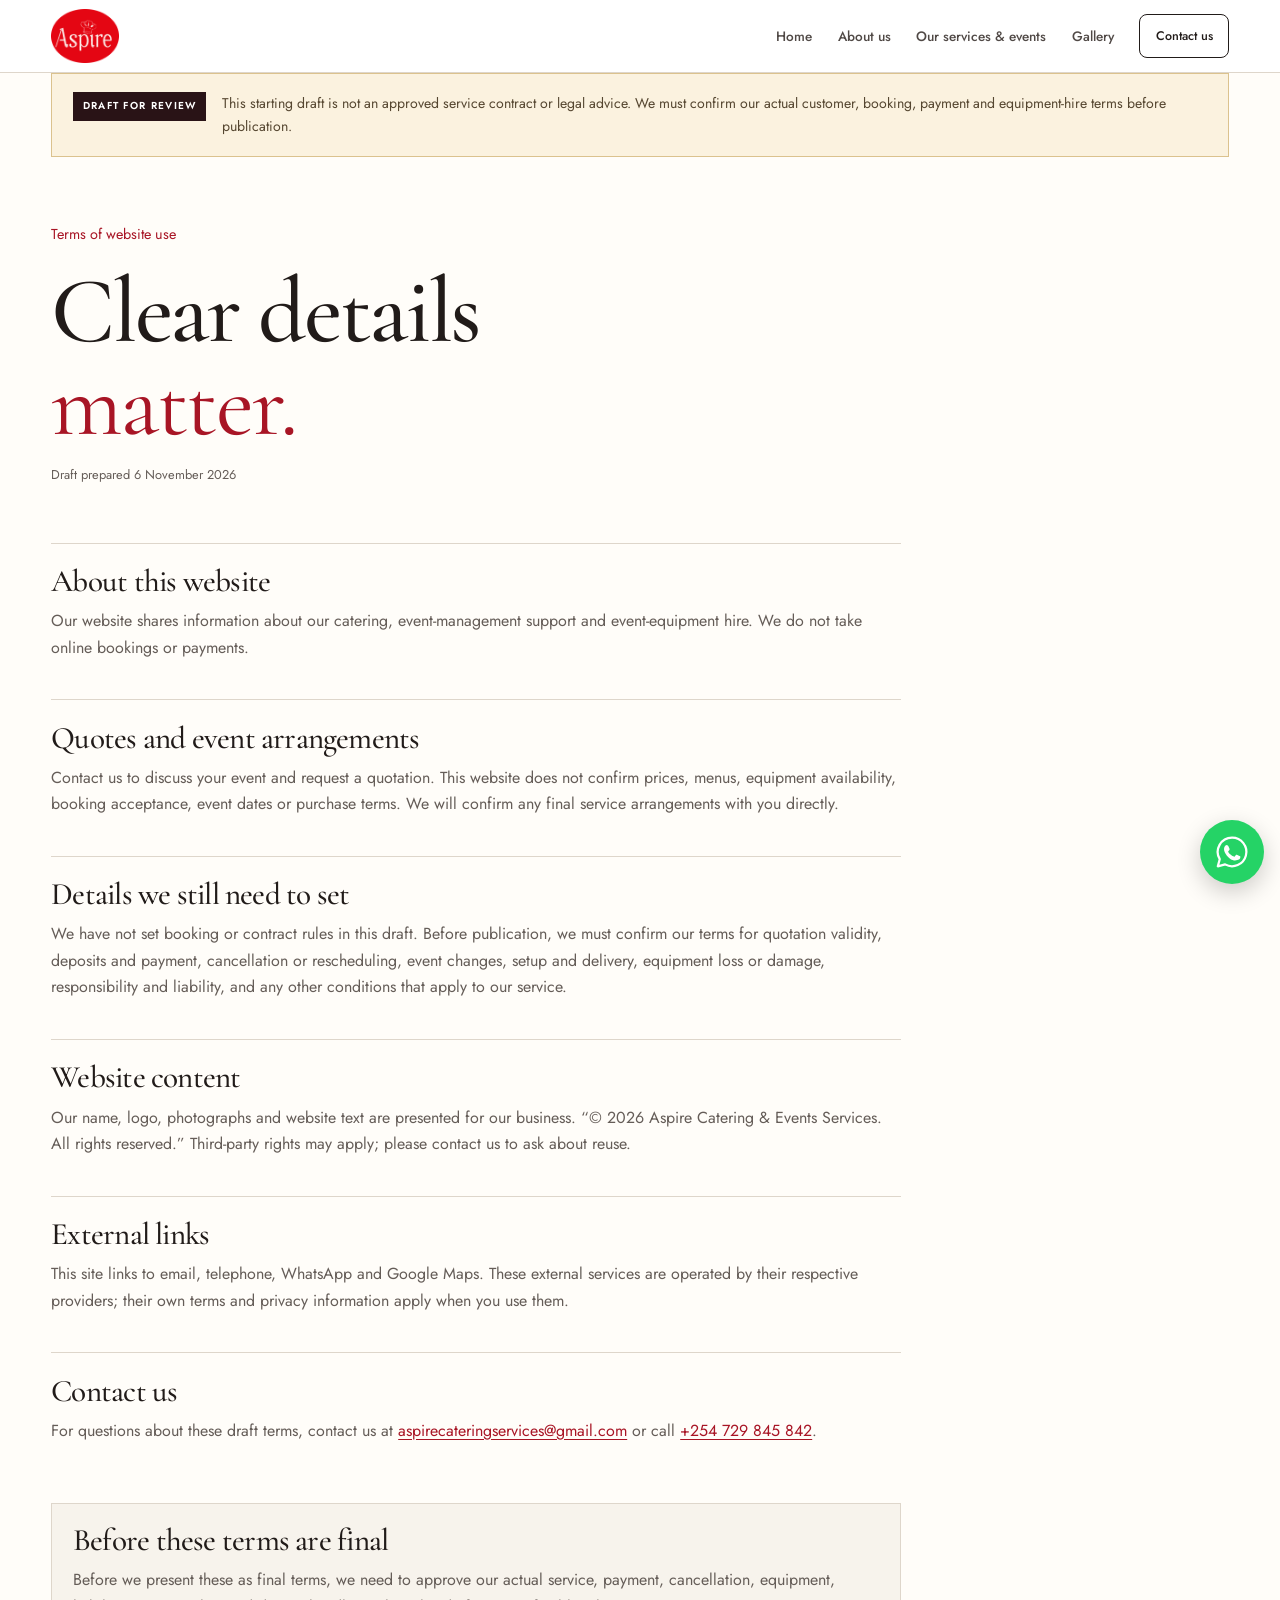
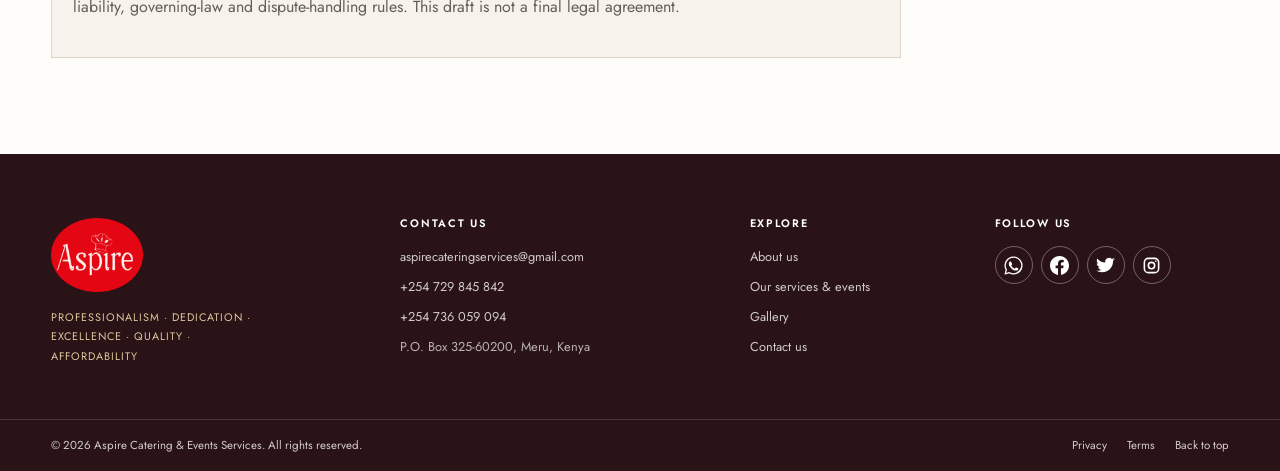
<file: terms.html>
<!doctype html>
<html lang="en">
    <head>
        <meta charset="utf-8" />
        <meta name="viewport" content="width=device-width, initial-scale=1" />
        <meta name="theme-color" content="#f7f3ec" />
        <meta
            name="description"
            content="Draft website terms. We must review our booking, payment and hire rules before publication."
        />
        <meta name="robots" content="noindex,nofollow" />
        <title>Terms Draft | Aspire Catering &amp; Events</title>
        <link
            rel="preload"
            href="/fonts/CormorantGaramond-Variable-Latin.woff2"
            as="font"
            type="font/woff2"
            crossorigin
        />
        <link
            rel="preload"
            href="/fonts/Jost-Variable-Latin.woff2"
            as="font"
            type="font/woff2"
            crossorigin
        />
        <link rel="stylesheet" href="/styles.css" />
        <script src="/script.js" defer></script>
    </head>
    <body>
        <a class="skip-link" href="#main">Skip to content</a>
        <header class="site-header">
            <div class="container site-header__inner">
                <a class="brand" href="/" aria-label="Aspire home"
                    ><img
                        src="/images/brand/aspire-chef-cap-wordmark.png"
                        alt="Aspire logo with chef cap"
                        width="120"
                        height="96" /></a
                ><button
                    class="menu-toggle"
                    type="button"
                    aria-expanded="false"
                    aria-controls="main-navigation"
                    data-menu-toggle
                >
                    <span class="visually-hidden">Open navigation</span
                    ><span class="menu-toggle__bars" aria-hidden="true"
                        ><i></i><i></i
                    ></span>
                </button>
                <nav
                    class="main-navigation"
                    id="main-navigation"
                    aria-label="Main navigation"
                >
                    <a href="/" data-nav-link>Home</a
                    ><a href="/about.html" data-nav-link>About us</a
                    ><a href="/services.html" data-nav-link
                        >Our services &amp; events</a
                    ><a href="/gallery.html" data-nav-link>Gallery</a
                    ><a class="nav-cta" href="/contact.html" data-nav-link
                        >Contact us</a
                    >
                </nav>
            </div>
        </header>
        <main id="main" class="legal-page container">
            <div class="draft-banner">
                <span class="draft-banner__tag">Draft for review</span>
                <p>
                    This starting draft is not an approved service contract or
                    legal advice. We must confirm our actual customer, booking,
                    payment and equipment-hire terms before publication.
                </p>
            </div>
            <header class="legal-heading">
                <p class="eyebrow">Terms of website use</p>
                <h1>Clear details<br /><em>matter.</em></h1>
                <p>Draft prepared 6 November 2026</p>
            </header>
            <div class="legal-content">
                <section>
                    <h2>About this website</h2>
                    <p>
                        Our website shares information about our catering,
                        event-management support and event-equipment hire. We do
                        not take online bookings or payments.
                    </p>
                </section>
                <section>
                    <h2>Quotes and event arrangements</h2>
                    <p>
                        Contact us to discuss your event and request a
                        quotation. This website does not confirm prices, menus,
                        equipment availability, booking acceptance, event dates
                        or purchase terms. We will confirm any final service
                        arrangements with you directly.
                    </p>
                </section>
                <section>
                    <h2>Details we still need to set</h2>
                    <p>
                        We have not set booking or contract rules in this draft.
                        Before publication, we must confirm our terms for
                        quotation validity, deposits and payment, cancellation
                        or rescheduling, event changes, setup and delivery,
                        equipment loss or damage, responsibility and liability,
                        and any other conditions that apply to our service.
                    </p>
                </section>
                <section>
                    <h2>Website content</h2>
                    <p>
                        Our name, logo, photographs and website text are
                        presented for our business. “©
                        <span data-current-year>2026</span> Aspire Catering
                        &amp; Events Services. All rights reserved.” Third-party
                        rights may apply; please contact us to ask about reuse.
                    </p>
                </section>
                <section>
                    <h2>External links</h2>
                    <p>
                        This site links to email, telephone, WhatsApp and Google
                        Maps. These external services are operated by their
                        respective providers; their own terms and privacy
                        information apply when you use them.
                    </p>
                </section>
                <section>
                    <h2>Contact us</h2>
                    <p>
                        For questions about these draft terms, contact us at
                        <a href="mailto:aspirecateringservices@gmail.com"
                            >aspirecateringservices@gmail.com</a
                        >
                        or call
                        <a href="tel:+254729845842">+254 729 845 842</a>.
                    </p>
                </section>
                <section class="legal-owner-check">
                    <h2>Before these terms are final</h2>
                    <p>
                        Before we present these as final terms, we need to
                        approve our actual service, payment, cancellation,
                        equipment, liability, governing-law and dispute-handling
                        rules. This draft is not a final legal agreement.
                    </p>
                </section>
            </div>
        </main>
        <footer class="site-footer">
            <div class="container footer-main">
                <div class="footer-brand-block">
                    <a href="/" aria-label="Aspire home"
                        ><img
                            src="/images/brand/aspire-chef-cap-wordmark.png"
                            alt="Aspire logo with chef cap"
                            width="112"
                            height="90"
                            loading="lazy"
                    /></a>
                    <p>
                        Professionalism · Dedication · Excellence · Quality ·
                        Affordability
                    </p>
                </div>
                <div class="footer-column">
                    <h2>Contact us</h2>
                    <a href="mailto:aspirecateringservices@gmail.com"
                        >aspirecateringservices@gmail.com</a
                    ><a href="tel:+254729845842">+254 729 845 842</a
                    ><a href="tel:+254736059094">+254 736 059 094</a
                    ><span>P.O. Box 325-60200, Meru, Kenya</span>
                </div>
                <div class="footer-column">
                    <h2>Explore</h2>
                    <a href="/about.html">About us</a
                    ><a href="/services.html">Our services &amp; events</a
                    ><a href="/gallery.html">Gallery</a
                    ><a href="/contact.html">Contact us</a>
                </div>
                <div class="footer-column footer-column--social">
                    <h2>Follow us</h2>
                    <nav class="social-links" aria-label="Social media links">
                        <a
                            class="social-link"
                            href="https://wa.me/254729845842"
                            target="_blank"
                            rel="noopener noreferrer"
                            aria-label="WhatsApp"
                            ><svg
                                class="social-icon social-icon--whatsapp"
                                viewBox="0 0 32 32"
                                aria-hidden="true"
                                focusable="false"
                            >
                                <path
                                    d="M16 3.2A12.7 12.7 0 0 0 5.1 22.4L3.4 28.7l6.5-1.7A12.7 12.7 0 1 0 16 3.2Z"
                                    fill="none"
                                    stroke="currentColor"
                                    stroke-width="2"
                                    stroke-linecap="round"
                                    stroke-linejoin="round"
                                />
                                <path
                                    d="M11.3 9.7c-.4 0-.8.2-1.1.6-.4.5-1.3 1.4-1.3 3.3s1.3 3.8 1.5 4.1c.2.3 2.5 4 6.1 5.4 3 .9 3.6.7 4.3.6.7-.1 2.1-.8 2.4-1.6.3-.8.3-1.5.2-1.6-.1-.1-.3-.2-.7-.4l-2.4-1.1c-.3-.1-.6-.2-.8.2-.2.3-.9 1.1-1.1 1.3-.2.2-.4.3-.8.1-.4-.2-1.7-.6-3.2-2-.9-.8-1.5-1.8-1.7-2.2-.2-.3 0-.5.2-.7l.6-.7c.2-.2.2-.4.3-.6.1-.2 0-.5 0-.7l-1.1-2.5c-.3-.6-.6-.7-.9-.7Z"
                                    fill="currentColor"
                                /></svg></a
                        ><span
                            class="social-link social-slot"
                            data-social-slot="facebook"
                            role="img"
                            aria-label="Facebook icon"
                            ><svg
                                class="social-icon"
                                viewBox="0 0 24 24"
                                aria-hidden="true"
                                focusable="false"
                            >
                                <path
                                    fill="currentColor"
                                    d="M24 12.073C24 5.405 18.627 0 12 0S0 5.405 0 12.073c0 6.016 4.388 11.025 10.125 11.928v-8.437H7.078v-3.49h3.047V9.41c0-3.023 1.792-4.703 4.533-4.703 1.312 0 2.686.235 2.686.235v2.953h-1.513c-1.49 0-1.954.932-1.954 1.885v2.294h3.328l-.532 3.49h-2.796v8.437C19.612 23.098 24 18.089 24 12.073Z"
                                /></svg></span
                        ><span
                            class="social-link social-slot"
                            data-social-slot="twitter"
                            role="img"
                            aria-label="Twitter icon"
                            ><svg
                                class="social-icon"
                                viewBox="0 0 24 24"
                                aria-hidden="true"
                                focusable="false"
                            >
                                <path
                                    fill="currentColor"
                                    d="M23.953 4.57a10 10 0 0 1-2.825.775 4.932 4.932 0 0 0 2.163-2.723 9.99 9.99 0 0 1-3.127 1.195 4.92 4.92 0 0 0-8.384 4.482A13.98 13.98 0 0 1 1.64 3.162a4.822 4.822 0 0 0-.666 2.475c0 1.708.87 3.216 2.188 4.096a4.904 4.904 0 0 1-2.229-.616v.06c0 2.385 1.697 4.374 3.95 4.827a4.935 4.935 0 0 1-2.224.085c.627 1.956 2.445 3.379 4.6 3.419A9.896 9.896 0 0 1 0 18.407a13.94 13.94 0 0 0 7.548 2.212c9.057 0 14.01-7.504 14.01-14.01 0-.213-.005-.425-.014-.636A10.012 10.012 0 0 0 24 4.59Z"
                                /></svg></span
                        ><span
                            class="social-link social-slot"
                            data-social-slot="instagram"
                            role="img"
                            aria-label="Instagram icon"
                            ><svg
                                class="social-icon"
                                viewBox="0 0 24 24"
                                aria-hidden="true"
                                focusable="false"
                            >
                                <rect
                                    x="3"
                                    y="3"
                                    width="18"
                                    height="18"
                                    rx="5"
                                    fill="none"
                                    stroke="currentColor"
                                    stroke-width="2"
                                />
                                <circle
                                    cx="12"
                                    cy="12"
                                    r="4"
                                    fill="none"
                                    stroke="currentColor"
                                    stroke-width="2"
                                />
                                <circle
                                    cx="17.5"
                                    cy="6.5"
                                    r="1"
                                    fill="currentColor"
                                /></svg
                        ></span>
                    </nav>
                </div>
            </div>
            <div class="footer-bottom">
                <div class="container footer-bottom__inner">
                    <p>
                        © <span data-current-year>2026</span> Aspire Catering
                        &amp; Events Services. All rights reserved.
                    </p>
                    <div>
                        <a href="/privacy.html">Privacy</a
                        ><a href="/terms.html">Terms</a
                        ><a href="#main">Back to top</a>
                    </div>
                </div>
            </div>
        </footer>
        <a
            class="whatsapp-float"
            href="https://wa.me/254729845842?text=Hello%20Aspire%2C%20I%27d%20like%20to%20enquire%20about%20catering%20and%20event%20services."
            target="_blank"
            rel="noopener noreferrer"
            aria-label="Message us on WhatsApp"
            title="Message us on WhatsApp"
            ><svg
                class="whatsapp-float__icon"
                viewBox="0 0 32 32"
                aria-hidden="true"
                focusable="false"
            >
                <path
                    d="M16 3.2A12.7 12.7 0 0 0 5.1 22.4L3.4 28.7l6.5-1.7A12.7 12.7 0 1 0 16 3.2Z"
                    fill="none"
                    stroke="currentColor"
                    stroke-width="2"
                    stroke-linecap="round"
                    stroke-linejoin="round"
                />
                <path
                    d="M11.3 9.7c-.4 0-.8.2-1.1.6-.4.5-1.3 1.4-1.3 3.3s1.3 3.8 1.5 4.1c.2.3 2.5 4 6.1 5.4.9.3 1.6.5 2.2.5.7 0 1.3-.2 2.1-.4.7-.1 2.1-.8 2.4-1.6.3-.8.3-1.5.2-1.6-.1-.1-.3-.2-.7-.4l-2.4-1.1c-.3-.1-.6-.2-.8.2-.2.3-.9 1.1-1.1 1.3-.2.2-.4.3-.8.1-.4-.2-1.7-.6-3.2-2-.9-.8-1.5-1.8-1.7-2.2-.2-.3 0-.5.2-.7l.6-.7c.2-.2.2-.4.3-.6.1-.2 0-.5 0-.7l-1.1-2.5c-.3-.6-.6-.7-.9-.7Z"
                    fill="currentColor"
                /></svg
            ><span class="visually-hidden">Message us on WhatsApp</span></a
        >
        <div class="visually-hidden" aria-live="polite" id="site-status"></div>
    </body>
</html>
</file>
<file: styles.css>
@font-face {
    font-family: "Cormorant Garamond";
    src: url("/fonts/CormorantGaramond-Variable-Latin.woff2") format("woff2");
    font-style: normal;
    font-weight: 300 700;
    font-display: swap;
}

@font-face {
    font-family: "Jost";
    src: url("/fonts/Jost-Variable-Latin.woff2") format("woff2");
    font-style: normal;
    font-weight: 300 700;
    font-display: swap;
}
:root {
    color-scheme: light;
    --paper: #f7f3ec;
    --paper-strong: #fffdf9;
    --paper-muted: #eee8de;
    --ink: #211b19;
    --ink-soft: #655d58;
    --wine: #291316;
    --wine-light: #3d1c20;
    --red: #a81525;
    --red-bright: #e40613;
    --champagne: #c5a675;
    --champagne-light: #dfc89d;
    --line: #ded6cb;
    --white: #fffdfb;
    --container: 1280px;
    --nav-height: 90px;
    --shadow: 0 24px 60px rgba(43, 26, 24, 0.14);
}
*,
*::before,
*::after {
    box-sizing: border-box;
}
html {
    scroll-behavior: smooth;
    scroll-padding-top: 6.5rem;
}
body {
    min-width: 320px;
    margin: 0;
    background: var(--paper-strong);
    color: var(--ink);
    font-family: "Jost", sans-serif;
    font-size: 16px;
    font-weight: 400;
    line-height: 1.65;
}
img {
    display: block;
    max-width: 100%;
    height: auto;
}
a {
    color: inherit;
    text-decoration: none;
}
button {
    color: inherit;
    font: inherit;
}
button,
a {
    -webkit-tap-highlight-color: transparent;
}
::selection {
    background: var(--red);
    color: var(--white);
}
h1,
h2,
h3,
h4,
p,
figure {
    margin-top: 0;
}
h1,
h2,
h3,
h4 {
    font-family: "Cormorant Garamond", serif;
    font-weight: 500;
    line-height: 0.99;
    letter-spacing: -0.025em;
}
h1 {
    font-size: clamp(3.7rem, 7.3vw, 7.1rem);
}
h2 {
    font-size: clamp(2.8rem, 4.8vw, 4.9rem);
}
h3 {
    font-size: clamp(1.75rem, 2.5vw, 2.5rem);
}
h1 em,
h2 em,
h3 em {
    color: var(--red);
    font-weight: 400;
}
.container {
    width: min(92%, var(--container));
    margin-inline: auto;
}
.section {
    padding-block: clamp(4.6rem, 8vw, 8rem);
}
.section--wash {
    background: var(--paper);
}
.visually-hidden {
    position: absolute !important;
    width: 1px !important;
    height: 1px !important;
    padding: 0 !important;
    margin: -1px !important;
    overflow: hidden !important;
    clip: rect(0, 0, 0, 0) !important;
    white-space: nowrap !important;
    border: 0 !important;
}
.skip-link {
    position: fixed;
    z-index: 200;
    top: 0.7rem;
    left: 0.7rem;
    padding: 0.7rem 1rem;
    transform: translateY(-150%);
    background: var(--paper-strong);
    color: var(--ink);
}
.skip-link:focus {
    transform: translateY(0);
}
:focus-visible {
    outline: 3px solid var(--champagne);
    outline-offset: 4px;
}
.utility-bar {
    background: var(--wine);
    color: rgba(255, 255, 255, 0.78);
    font-size: 0.72rem;
    letter-spacing: 0.07em;
    text-transform: uppercase;
}
.utility-bar__inner {
    min-height: 38px;
    display: flex;
    align-items: center;
    justify-content: space-between;
    gap: 1rem;
}
.utility-bar p {
    margin: 0;
}
.utility-bar a {
    color: var(--champagne-light);
    white-space: nowrap;
}
.utility-bar a span {
    padding-left: 0.25rem;
}
.site-header {
    position: sticky;
    z-index: 80;
    top: 0;
    background: rgba(255, 253, 249, 0.96);
    border-bottom: 1px solid rgba(222, 214, 203, 0.82);
    backdrop-filter: blur(16px);
}
.site-header__inner {
    min-height: var(--nav-height);
    display: flex;
    align-items: center;
    justify-content: space-between;
    gap: 2.25rem;
}
.brand {
    display: inline-flex;
    align-items: center;
    flex: 0 0 auto;
}
.brand img {
    width: 90px;
    height: 72px;
    object-fit: contain;
}
.main-navigation {
    display: flex;
    align-items: center;
    justify-content: flex-end;
    gap: clamp(0.9rem, 2vw, 1.9rem);
    font-size: 0.85rem;
    font-weight: 500;
}
.main-navigation > a:not(.nav-cta) {
    position: relative;
    padding-block: 0.6rem;
    color: #504946;
    transition: color 0.2s ease;
}
.main-navigation > a:not(.nav-cta)::after {
    position: absolute;
    right: 0;
    bottom: 0.25rem;
    left: 0;
    height: 1px;
    transform: scaleX(0);
    transform-origin: left;
    background: var(--red);
    content: "";
    transition: transform 0.2s ease;
}
.main-navigation > a:hover,
.main-navigation > a[aria-current="page"] {
    color: var(--red);
}
.main-navigation > a:hover::after,
.main-navigation > a[aria-current="page"]::after {
    transform: scaleX(1);
}
.nav-cta {
    display: inline-flex;
    align-items: center;
    gap: 0.7rem;
    padding: 0.78rem 1.1rem;
    border: 1px solid var(--ink);
    font-size: 0.78rem;
    transition:
        background 0.2s ease,
        color 0.2s ease;
}
.nav-cta:hover {
    background: var(--ink);
    color: var(--white);
}
.menu-toggle {
    display: none;
    border: 0;
    background: transparent;
    padding: 0.6rem;
    cursor: pointer;
}
.menu-toggle__bars {
    display: grid;
    gap: 6px;
}
.menu-toggle__bars i {
    display: block;
    width: 25px;
    height: 1px;
    background: var(--ink);
    transition: transform 0.2s ease;
}
.text-link {
    display: inline-flex;
    align-items: center;
    gap: 0.75rem;
    width: fit-content;
    border-bottom: 1px solid var(--champagne);
    padding-bottom: 0.3rem;
    color: var(--ink);
    font-size: 0.87rem;
    font-weight: 600;
    transition:
        gap 0.2s ease,
        color 0.2s ease;
}
.text-link:hover {
    gap: 1rem;
    color: var(--red);
}
.button:hover {
    transform: translateY(-2px);
}
.button--dark:hover {
    background: var(--red);
}
.button--red {
    background: var(--red);
    color: white;
}
.button--red:hover {
    background: var(--wine);
}
.button--light:hover {
    background: white;
    color: var(--wine);
}
.button--outline:hover {
    background: var(--wine);
    color: white;
}
.small-note {
    color: var(--ink-soft);
    font-size: 0.82rem;
}
.hero {
    display: grid;
    grid-template-columns: 0.94fr 1.06fr;
    align-items: center;
    gap: clamp(3rem, 6vw, 6.5rem);
    min-height: 650px;
    padding-block: 4rem 5rem;
}
.hero__copy {
    position: relative;
    z-index: 2;
    padding-block: 1.2rem;
}
.hero__copy .eyebrow {
    margin-bottom: 1.5rem;
}
.hero h1 {
    max-width: 670px;
    margin-bottom: 1.5rem;
    font-size: clamp(4rem, 7.3vw, 7.2rem);
}
.hero__intro {
    max-width: 510px;
    margin-bottom: 2rem;
    color: var(--ink-soft);
    font-size: 1.03rem;
}
.hero__actions {
    display: flex;
    align-items: center;
    flex-wrap: wrap;
    gap: 1.3rem;
}
.hero__values {
    display: flex;
    align-items: center;
    flex-wrap: wrap;
    gap: 0.7rem;
    margin-top: 3.3rem;
    color: #756b63;
    font-size: 0.64rem;
    font-weight: 600;
    letter-spacing: 0.14em;
    text-transform: uppercase;
}
.hero__values i {
    width: 3px;
    height: 3px;
    border-radius: 50%;
    background: var(--champagne);
}
.intro-band {
    background: var(--wine);
    color: var(--white);
}
.intro-band__inner {
    display: grid;
    grid-template-columns: 1fr 1fr auto;
    align-items: center;
    gap: 3rem;
    min-height: 185px;
    padding-block: 2rem;
}
.intro-band__inner > p:first-child {
    margin: 0;
    font-family: "Cormorant Garamond", serif;
    font-size: clamp(2rem, 3.4vw, 3.2rem);
    line-height: 1.05;
}
.intro-band__inner > p:first-child em {
    color: var(--champagne-light);
}
.intro-band__copy {
    max-width: 460px;
    margin: 0;
    color: rgba(255, 255, 255, 0.7);
    font-size: 0.94rem;
}
.circle-arrow {
    display: grid;
    width: 52px;
    height: 52px;
    place-items: center;
    border: 1px solid rgba(255, 255, 255, 0.45);
    border-radius: 50%;
    color: white;
    font-size: 1.2rem;
    transition:
        background 0.2s,
        color 0.2s;
}
.circle-arrow:hover {
    background: var(--champagne-light);
    color: var(--wine);
}
.section-heading {
    display: flex;
    align-items: flex-end;
    justify-content: space-between;
    gap: 2rem;
    margin-bottom: 3rem;
}
.section-heading h2 {
    margin: 0;
}
.section-heading__aside {
    max-width: 390px;
    margin: 0 0 0.25rem;
    color: var(--ink-soft);
    font-size: 0.93rem;
}
.section-heading--wide {
    margin-bottom: 3.5rem;
}
.service-preview-grid {
    display: grid;
    grid-template-columns: 1fr 1fr;
    gap: clamp(2.5rem, 7vw, 6.5rem);
}
.service-preview--offset {
    transform: translateY(3.8rem);
}
.service-preview__image {
    position: relative;
    margin-bottom: 1.4rem;
    background: var(--paper-muted);
}
.service-preview__image img {
    width: 100%;
    aspect-ratio: 1.38;
    object-fit: cover;
}
.service-preview__index {
    position: absolute;
    top: 1rem;
    left: 1rem;
    padding: 0.45rem 0.7rem;
    background: rgba(255, 253, 249, 0.94);
    color: var(--red);
    font-size: 0.65rem;
    font-weight: 600;
    letter-spacing: 0.12em;
    text-transform: uppercase;
}
.service-preview__body {
    max-width: 540px;
}
.service-preview__body h3 {
    margin-bottom: 0.7rem;
}
.service-preview__body p {
    max-width: 480px;
    margin-bottom: 1rem;
    color: var(--ink-soft);
}
.review-section {
    padding-top: 2rem;
}
.review-card {
    position: relative;
    display: grid;
    grid-template-columns: 65px 1fr auto;
    align-items: center;
    gap: 1.8rem;
    padding: clamp(2rem, 4vw, 4rem);
    border: 1px solid var(--line);
    background: var(--paper);
}
.review-card__mark {
    align-self: start;
    color: var(--champagne);
    font-family: "Cormorant Garamond", serif;
    font-size: 6rem;
    line-height: 0.8;
}
.review-card__copy {
    max-width: 600px;
}
.review-card__copy .eyebrow {
    margin-bottom: 0.65rem;
}
.review-card__copy h2 {
    margin-bottom: 0.8rem;
    font-size: clamp(2.2rem, 3.8vw, 3.5rem);
}
.review-card__copy > p:last-child {
    margin: 0;
    color: var(--ink-soft);
}
.review-card__rating {
    display: grid;
    justify-items: start;
    gap: 0.25rem;
    min-width: 220px;
    padding-left: 1.7rem;
    border-left: 1px solid var(--line);
}
.review-card__stars {
    color: var(--champagne);
    font-size: 1.3rem;
    letter-spacing: 0.09em;
}
.review-card__rating strong {
    font-family: "Cormorant Garamond", serif;
    font-size: 3.45rem;
    font-weight: 500;
    line-height: 1;
}
.review-card__rating strong span {
    color: var(--ink-soft);
    font-family: "Jost", sans-serif;
    font-size: 0.9rem;
}
.review-card__rating > span:not(.review-card__stars) {
    margin-bottom: 0.65rem;
    color: var(--ink-soft);
    font-size: 0.78rem;
}
.closing-banner {
    position: relative;
    overflow: hidden;
    background: var(--wine);
    color: white;
}
.closing-banner::after {
    position: absolute;
    top: -200px;
    right: -100px;
    width: 520px;
    height: 520px;
    border: 1px solid rgba(197, 166, 117, 0.24);
    border-radius: 50%;
    box-shadow:
        0 0 0 42px rgba(197, 166, 117, 0.035),
        0 0 0 84px rgba(197, 166, 117, 0.035);
    content: "";
}
.closing-banner__inner {
    position: relative;
    z-index: 1;
    padding-block: clamp(4rem, 8vw, 7.3rem);
}
.closing-banner h2 {
    max-width: 800px;
    margin-bottom: 2rem;
    font-size: clamp(3.5rem, 6.8vw, 6.6rem);
}
.closing-banner h2 em {
    color: var(--champagne-light);
}
.page-hero {
    position: relative;
    display: flex;
    min-height: 415px;
    align-items: flex-end;
    overflow: hidden;
    background: var(--wine);
    color: white;
}
.page-hero__content {
    position: relative;
    z-index: 1;
    padding-block: 4rem;
}
.page-hero__content h1 {
    max-width: 850px;
    margin-bottom: 0.75rem;
    color: white;
    font-size: clamp(3.9rem, 7vw, 6.9rem);
}
.page-hero__content h1 em {
    color: var(--champagne-light);
}
.page-hero__content > p:last-child {
    max-width: 500px;
    margin: 0;
    color: rgba(255, 255, 255, 0.82);
    font-size: 1rem;
}
.breadcrumbs {
    display: flex;
    align-items: center;
    gap: 0.7rem;
    padding-top: 1.4rem;
    color: var(--ink-soft);
    font-size: 0.78rem;
}
.breadcrumbs a:hover,
.breadcrumbs [aria-current="page"] {
    color: var(--red);
}
.split-section {
    display: grid;
    grid-template-columns: 0.95fr 1.05fr;
    align-items: center;
    gap: clamp(3rem, 7vw, 7rem);
}
.split-section__image {
    position: relative;
}
.split-section__image img {
    width: 100%;
    aspect-ratio: 1.16;
    object-fit: cover;
}
.image-note {
    position: absolute;
    right: -0.8rem;
    bottom: -0.8rem;
    padding: 0.75rem 0.9rem;
    background: var(--wine);
    color: white;
    font-size: 0.65rem;
    letter-spacing: 0.1em;
    text-transform: uppercase;
}
.split-section__copy h2 {
    margin-bottom: 1.2rem;
}
.split-section__copy > p:not(.eyebrow) {
    color: var(--ink-soft);
}
.split-section__copy .text-link {
    margin-top: 0.7rem;
}
.principle-grid {
    display: grid;
    grid-template-columns: repeat(4, 1fr);
    gap: 1px;
    border: 1px solid var(--line);
    background: var(--line);
}
.principle-card {
    min-height: 235px;
    padding: 1.55rem;
    background: var(--paper-strong);
}
.principle-card > span {
    display: block;
    margin-bottom: 2rem;
    color: var(--champagne);
    font-size: 0.66rem;
    letter-spacing: 0.15em;
}
.principle-card h3 {
    margin-bottom: 0.7rem;
    font-size: 1.85rem;
}
.principle-card p {
    margin: 0;
    color: var(--ink-soft);
    font-size: 0.83rem;
}
.purpose-grid {
    display: grid;
    grid-template-columns: repeat(3, 1fr);
    gap: 1rem;
}
.purpose-card {
    min-height: 280px;
    padding: 1.8rem;
}
.purpose-card--light {
    background: var(--paper);
}
.purpose-card--dark {
    background: var(--wine);
    color: white;
}
.purpose-card--red {
    background: var(--red);
    color: white;
}
.purpose-card__label {
    display: block;
    margin-bottom: 2rem;
    color: var(--champagne);
    font-size: 0.65rem;
    font-weight: 600;
    letter-spacing: 0.16em;
    text-transform: uppercase;
}
.purpose-card--red .purpose-card__label {
    color: rgba(255, 255, 255, 0.78);
}
.purpose-card h3 {
    margin-bottom: 0.8rem;
    font-size: 2rem;
}
.purpose-card--dark h3,
.purpose-card--red h3 {
    color: white;
}
.purpose-card p {
    margin: 0;
    color: var(--ink-soft);
    font-size: 0.87rem;
}
.purpose-card--dark p,
.purpose-card--red p {
    color: rgba(255, 255, 255, 0.78);
}
.reason-list {
    display: grid;
    grid-template-columns: 1fr 1fr;
    margin: 0;
    padding: 0;
    list-style: none;
    border-top: 1px solid var(--line);
}
.reason-list li {
    display: flex;
    gap: 1rem;
    min-height: 82px;
    padding: 1.15rem 0.5rem;
    border-bottom: 1px solid var(--line);
    font-family: "Cormorant Garamond", serif;
    font-size: 1.48rem;
    line-height: 1.22;
}
.reason-list li:nth-child(odd) {
    margin-right: 2rem;
}
.reason-list li:nth-child(even) {
    margin-left: 2rem;
}
.reason-list li span {
    padding-top: 0.2rem;
    color: var(--champagne);
    font-family: "Jost", sans-serif;
    font-size: 0.65rem;
    letter-spacing: 0.14em;
}
.values-row {
    display: flex;
    align-items: center;
    justify-content: space-between;
    gap: 2rem;
    padding-top: 2rem;
}
.values-row .eyebrow {
    margin: 0;
}
.values-row > p:last-child {
    margin: 0;
    color: var(--red);
    font-size: 0.85rem;
    font-weight: 600;
}
.values-row i {
    color: var(--champagne);
    font-style: normal;
}
.service-detail-grid {
    display: grid;
    grid-template-columns: repeat(3, 1fr);
    gap: 1px;
    border: 1px solid var(--line);
    background: var(--line);
}
.service-detail {
    min-height: 260px;
    padding: 1.8rem;
    background: var(--paper-strong);
}
.service-detail__number {
    display: block;
    margin-bottom: 2rem;
    color: var(--champagne);
    font-size: 0.65rem;
    letter-spacing: 0.16em;
}
.service-detail h3 {
    margin-bottom: 0.8rem;
}
.service-detail p {
    margin: 0;
    color: var(--ink-soft);
    font-size: 0.9rem;
}
.equipment-layout {
    display: grid;
    grid-template-columns: 1.05fr 0.95fr;
    align-items: center;
    gap: clamp(3rem, 7vw, 7rem);
}
.equipment-layout__image img {
    width: 100%;
    aspect-ratio: 1.28;
    object-fit: cover;
}
.equipment-layout__image p {
    margin: 0.7rem 0 0;
    color: var(--ink-soft);
    font-size: 0.7rem;
    letter-spacing: 0.09em;
    text-transform: uppercase;
}
.equipment-layout__copy h2 {
    margin-bottom: 1rem;
}
.equipment-layout__copy > p:not(.eyebrow) {
    color: var(--ink-soft);
}
.equipment-list {
    display: flex;
    flex-wrap: wrap;
    gap: 0.6rem;
    margin: 1.2rem 0 1.4rem;
    padding: 0;
    list-style: none;
}
.equipment-list li {
    padding: 0.6rem 0.85rem;
    border: 1px solid var(--line);
    background: var(--paper-strong);
    font-size: 0.82rem;
}
.occasion-list {
    display: grid;
    grid-template-columns: repeat(4, 1fr);
    border-top: 1px solid var(--line);
    border-left: 1px solid var(--line);
}
.occasion-list article {
    min-height: 125px;
    padding: 1.2rem;
    border-right: 1px solid var(--line);
    border-bottom: 1px solid var(--line);
}
.occasion-list article span {
    color: var(--champagne);
    font-size: 0.65rem;
    letter-spacing: 0.12em;
}
.occasion-list h3 {
    margin: 1rem 0 0;
    font-size: 1.6rem;
}
.team-teaser {
    display: grid;
    grid-template-columns: 1fr 1fr;
    align-items: center;
    gap: 4.5rem;
}
.team-teaser h2 {
    margin: 0;
}
.team-teaser > div:last-child p {
    color: var(--ink-soft);
}
.team-teaser .text-link {
    margin-top: 0.5rem;
}
.gallery-section {
    padding-top: 3.8rem;
}
.gallery-filters {
    display: flex;
    flex-wrap: wrap;
    gap: 0.6rem;
    margin-bottom: 2rem;
}
.filter-button {
    padding: 0.65rem 0.95rem;
    border: 1px solid var(--line);
    background: transparent;
    cursor: pointer;
    font-size: 0.78rem;
    transition:
        background 0.2s,
        color 0.2s,
        border-color 0.2s;
}
.filter-button:hover,
.filter-button.is-active {
    border-color: var(--wine);
    background: var(--wine);
    color: white;
}
.gallery-grid {
    display: grid;
    grid-template-columns: repeat(3, 1fr);
    grid-auto-flow: dense;
    gap: 1rem;
}
.gallery-item {
    position: relative;
    display: block;
    overflow: hidden;
    min-height: 220px;
    padding: 0;
    border: 0;
    background: var(--paper-muted);
    text-align: left;
    cursor: zoom-in;
}
.gallery-item[hidden] {
    display: none;
}
.gallery-item--large {
    grid-column: span 2;
}
.gallery-item img {
    width: 100%;
    height: 100%;
    min-height: 240px;
    object-fit: cover;
    transition: transform 0.55s cubic-bezier(0.2, 0.7, 0.25, 1);
}
.gallery-item:hover img {
    transform: scale(1.045);
}
.gallery-item::after {
    position: absolute;
    inset: 40% 0 0;
    background: linear-gradient(0deg, rgba(27, 14, 16, 0.72), transparent);
    content: "";
    pointer-events: none;
}
.gallery-item__label {
    position: absolute;
    z-index: 1;
    bottom: 1rem;
    left: 1rem;
    color: white;
    font-size: 0.7rem;
    font-weight: 600;
    letter-spacing: 0.1em;
    text-transform: uppercase;
}
.gallery-item__zoom {
    position: absolute;
    z-index: 1;
    top: 0.9rem;
    right: 0.9rem;
    display: grid;
    width: 35px;
    height: 35px;
    place-items: center;
    border-radius: 50%;
    background: rgba(255, 253, 249, 0.94);
    color: var(--red);
    font-size: 1.2rem;
}
.gallery-footnote {
    margin: 1.4rem 0 0;
    color: var(--ink-soft);
    font-size: 0.78rem;
}
.lightbox {
    position: relative;
    width: min(92vw, 1040px);
    max-width: 1040px;
    max-height: 92vh;
    padding: 1rem;
    border: 0;
    background: var(--wine);
    color: white;
}
.lightbox::backdrop {
    background: rgba(16, 10, 10, 0.86);
    backdrop-filter: blur(5px);
}
.lightbox__image {
    max-width: 100%;
    max-height: calc(92vh - 5rem);
    margin-inline: auto;
    object-fit: contain;
}
.lightbox__caption {
    margin: 0.7rem 3rem 0 0;
    color: rgba(255, 255, 255, 0.82);
    font-size: 0.85rem;
}
.lightbox__close {
    position: absolute;
    z-index: 1;
    top: 0.3rem;
    right: 0.35rem;
    width: 42px;
    height: 42px;
    border: 1px solid rgba(255, 255, 255, 0.55);
    border-radius: 50%;
    background: rgba(41, 19, 22, 0.7);
    color: white;
    font-size: 1.5rem;
    cursor: pointer;
}
.profile-intro {
    max-width: 870px;
}
.profile-intro h2 {
    margin-bottom: 1rem;
}
.profile-intro > p:last-child {
    max-width: 770px;
    color: var(--ink-soft);
    font-size: 1.02rem;
}
.profile-grid {
    display: grid;
    grid-template-columns: 1fr 1fr;
    gap: 1rem;
}
.profile-card {
    padding: 1.8rem;
    border: 1px solid var(--line);
    background: var(--paper-strong);
}
.profile-card__index {
    display: block;
    margin-bottom: 1.8rem;
    color: var(--champagne);
    font-size: 0.65rem;
    letter-spacing: 0.15em;
}
.profile-card h3 {
    margin-bottom: 0.9rem;
}
.profile-card p {
    color: var(--ink-soft);
}
.styled-list {
    margin: 0;
    padding-left: 1.2rem;
    color: var(--ink-soft);
}
.styled-list li {
    padding: 0.25rem 0;
}
.styled-list li::marker {
    color: var(--champagne);
}
.profile-grid + .small-note {
    margin: 1rem 0 0;
}
.team-intro {
    max-width: 760px;
    color: var(--ink-soft);
}
.team-role-grid {
    display: grid;
    grid-template-columns: repeat(3, 1fr);
    gap: 1px;
    margin-top: 1.6rem;
    border: 1px solid var(--line);
    background: var(--line);
}
.team-role-grid span {
    padding: 0.9rem 1.1rem;
    background: var(--paper-strong);
    font-family: "Cormorant Garamond", serif;
    font-size: 1.3rem;
}
.management-panel {
    margin-top: 2.8rem;
    padding: clamp(1.5rem, 3.5vw, 2.8rem);
    border-left: 3px solid var(--red);
    background: var(--paper);
}
.management-panel .eyebrow {
    margin-bottom: 0.8rem;
}
.management-panel p:last-child {
    max-width: 970px;
    margin: 0;
    color: var(--ink-soft);
}
.impact-grid {
    display: grid;
    grid-template-columns: 1fr 1fr;
    gap: 1.5rem;
}
.impact-card {
    padding: clamp(1.6rem, 3.4vw, 2.8rem);
    background: var(--paper-strong);
}
.impact-card h2 {
    margin-bottom: 1.3rem;
}
.impact-card--environment {
    background: var(--wine);
    color: white;
}
.impact-card--environment > p:not(.eyebrow) {
    max-width: 510px;
    color: rgba(255, 255, 255, 0.78);
}
.impact-card--environment img {
    width: 100%;
    max-height: 210px;
    margin-top: 1.4rem;
    object-fit: cover;
}
.impact-card--environment h2 {
    color: white;
}
.contact-layout {
    display: grid;
    grid-template-columns: 0.9fr 1.1fr;
    gap: clamp(3rem, 8vw, 8rem);
}
.contact-lead h2 {
    margin-bottom: 1.2rem;
}
.contact-lead > p:not(.eyebrow) {
    max-width: 480px;
    margin-bottom: 1.8rem;
    color: var(--ink-soft);
}
.contact-details {
    border-top: 1px solid var(--line);
}
.contact-detail {
    display: grid;
    gap: 0.3rem;
    padding: 1.25rem 0;
    border-bottom: 1px solid var(--line);
}
.contact-detail__label {
    color: var(--champagne);
    font-size: 0.65rem;
    font-weight: 600;
    letter-spacing: 0.15em;
    text-transform: uppercase;
}
.contact-detail > a,
.contact-detail p {
    width: fit-content;
    margin: 0;
    font-family: "Cormorant Garamond", serif;
    font-size: 1.55rem;
    line-height: 1.3;
}
.contact-detail > a:hover {
    color: var(--red);
}
.contact-detail--note p {
    max-width: 500px;
    color: var(--ink-soft);
    font-family: "Jost", sans-serif;
    font-size: 0.9rem;
}
.contact-detail--note .text-link {
    margin-top: 0.6rem;
    font-family: "Jost", sans-serif;
    font-size: 0.83rem;
}
.contact-close {
    padding-block: 1rem;
}
.contact-close h2 {
    margin-bottom: 1rem;
}
.contact-close > p:not(.eyebrow) {
    max-width: 650px;
    color: var(--ink-soft);
}
.legal-page {
    padding-bottom: 6rem;
}
.legal-page > .breadcrumbs {
    margin-bottom: 1.4rem;
}
.draft-banner {
    display: flex;
    align-items: flex-start;
    gap: 1rem;
    padding: 1.1rem 1.3rem;
    border: 1px solid #dbc28e;
    background: #fbf2df;
}
.draft-banner__tag {
    flex: 0 0 auto;
    padding: 0.4rem 0.6rem;
    background: var(--wine);
    color: white;
    font-size: 0.63rem;
    font-weight: 600;
    letter-spacing: 0.13em;
    text-transform: uppercase;
}
.draft-banner p {
    margin: 0;
    color: #554630;
    font-size: 0.88rem;
}
.legal-heading {
    max-width: 850px;
    padding-block: 4.2rem 2.8rem;
}
.legal-heading h1 {
    margin-bottom: 0.8rem;
}
.legal-heading > p:last-child {
    color: var(--ink-soft);
    font-size: 0.8rem;
}
.legal-content {
    max-width: 850px;
}
.legal-content section {
    padding-block: 1.4rem;
    border-top: 1px solid var(--line);
}
.legal-content h2 {
    margin-bottom: 0.7rem;
    font-size: 1.95rem;
}
.legal-content p,
.legal-content li {
    color: var(--ink-soft);
}
.legal-content a {
    color: var(--red);
    text-decoration: underline;
    text-underline-offset: 3px;
}
.legal-owner-check {
    margin-top: 1.3rem;
    padding: 1.3rem !important;
    border: 1px solid var(--line) !important;
    background: var(--paper);
}
.site-footer {
    background: var(--wine);
    color: rgba(255, 255, 255, 0.78);
}
.footer-main {
    display: grid;
    grid-template-columns: 1.2fr 1.2fr 0.8fr 0.9fr;
    gap: 2.3rem;
    padding-block: 4rem 3.3rem;
}
.footer-brand-block img {
    width: 92px;
    height: 74px;
    object-fit: contain;
}
.footer-brand-block p {
    max-width: 230px;
    margin: 1rem 0 0;
    color: var(--champagne-light);
    font-size: 0.68rem;
    letter-spacing: 0.09em;
    line-height: 1.8;
    text-transform: uppercase;
}
.footer-column {
    display: flex;
    flex-direction: column;
    align-items: flex-start;
    gap: 0.55rem;
    font-size: 0.8rem;
}
.footer-column h2 {
    margin-bottom: 0.55rem;
    color: white;
    font-family: "Jost", sans-serif;
    font-size: 0.68rem;
    font-weight: 600;
    letter-spacing: 0.16em;
    text-transform: uppercase;
}
.footer-column > a:hover,
.footer-bottom a:hover {
    color: var(--champagne-light);
}
.footer-column > span {
    color: rgba(255, 255, 255, 0.68);
}
.social-links {
    display: flex;
    flex-wrap: wrap;
    gap: 0.5rem;
}
.social-link {
    display: grid;
    width: 38px;
    height: 38px;
    place-items: center;
    border: 1px solid rgba(255, 255, 255, 0.34);
    border-radius: 50%;
    color: white;
    font-size: 0.74rem;
    font-weight: 600;
    transition:
        background 0.2s,
        color 0.2s;
}
.social-link:hover {
    background: var(--champagne-light);
    color: var(--wine);
}
.social-slot {
    cursor: default;
    opacity: 0.77;
}
.footer-note {
    margin: 0.5rem 0 0;
    color: rgba(255, 255, 255, 0.56);
    font-size: 0.67rem;
}
.footer-note code {
    color: var(--champagne-light);
}
.footer-bottom {
    border-top: 1px solid rgba(255, 255, 255, 0.15);
}
.footer-bottom__inner {
    display: flex;
    align-items: center;
    justify-content: space-between;
    gap: 1.5rem;
    padding-block: 1rem;
    font-size: 0.72rem;
}
.footer-bottom p {
    margin: 0;
}
.footer-bottom__inner > div {
    display: flex;
    flex-wrap: wrap;
    gap: 1.25rem;
}
.whatsapp-float {
    position: fixed;
    z-index: 90;
    right: 1.2rem;
    bottom: 1.2rem;
    display: flex;
    align-items: center;
    gap: 0.65rem;
    padding: 0.65rem 1rem 0.65rem 0.7rem;
    border: 1px solid rgba(255, 255, 255, 0.24);
    border-radius: 999px;
    background: #176a4b;
    color: white;
    box-shadow: 0 8px 28px rgba(0, 0, 0, 0.22);
    font-size: 0.78rem;
    font-weight: 600;
    transition:
        transform 0.2s,
        background 0.2s;
}
.whatsapp-float:hover {
    transform: translateY(-3px);
    background: #105d40;
}
.whatsapp-float__icon {
    display: grid;
    width: 28px;
    height: 28px;
    place-items: center;
    border-radius: 50%;
    background: rgba(255, 255, 255, 0.16);
    font-size: 0.68rem;
    letter-spacing: -0.04em;
}
.reveal {
    opacity: 1;
    transform: none;
}
.js-motion .reveal {
    opacity: 0;
    transform: translateY(18px);
    transition:
        opacity 0.65s ease,
        transform 0.65s cubic-bezier(0.2, 0.7, 0.2, 1);
}
.js-motion .reveal.is-visible {
    opacity: 1;
    transform: translateY(0);
}
@media (max-width: 1080px) {
    .main-navigation {
        gap: 0.9rem;
        font-size: 0.78rem;
    }
    .nav-cta {
        padding: 0.7rem 0.8rem;
    }
    .hero {
        gap: 3rem;
    }
    .review-card {
        grid-template-columns: 48px 1fr;
    }
    .review-card__rating {
        grid-column: 2;
        grid-template-columns: auto auto 1fr;
        align-items: center;
        gap: 0.8rem;
        width: 100%;
        padding: 1rem 0 0;
        border-top: 1px solid var(--line);
        border-left: 0;
    }
    .review-card__rating .button {
        grid-column: 3;
        grid-row: 1/3;
    }
    .review-card__rating > span:not(.review-card__stars) {
        margin: 0;
    }
    .footer-main {
        grid-template-columns: 1fr 1.2fr 1fr;
        gap: 2rem;
    }
    .footer-column--social {
        grid-column: 2/4;
    }
}
@media (max-width: 800px) {
    :root {
        --nav-height: 76px;
    }
    .utility-bar {
        font-size: 0.62rem;
    }
    .brand img {
        width: 78px;
        height: 62px;
    }
    .menu-toggle {
        display: block;
    }
    .main-navigation {
        position: absolute;
        top: 100%;
        right: 0;
        left: 0;
        display: none;
        align-items: stretch;
        gap: 0;
        padding: 0.5rem 4% 1rem;
        border-bottom: 1px solid var(--line);
        background: var(--paper-strong);
        box-shadow: 0 18px 24px rgba(22, 15, 13, 0.08);
    }
    .site-header.is-open .main-navigation {
        display: flex;
        flex-direction: column;
    }
    .main-navigation > a:not(.nav-cta) {
        padding: 0.7rem 0;
        border-bottom: 1px solid var(--line);
    }
    .main-navigation > a:not(.nav-cta)::after {
        display: none;
    }
    .nav-cta {
        justify-content: space-between;
        margin-top: 0.8rem;
    }
    .site-header.is-open .menu-toggle__bars i:first-child {
        transform: translateY(3.5px) rotate(45deg);
    }
    .site-header.is-open .menu-toggle__bars i:last-child {
        transform: translateY(-3.5px) rotate(-45deg);
    }
    .hero {
        grid-template-columns: 1fr;
        gap: 2rem;
        min-height: 0;
        padding-block: 3.2rem 4rem;
    }
    .hero__copy {
        max-width: 690px;
    }
    .hero h1 {
        font-size: clamp(4rem, 11vw, 6rem);
    }
    .hero__values {
        margin-top: 2rem;
    }
    .intro-band__inner {
        grid-template-columns: 1fr auto;
        gap: 1rem 2rem;
        padding-block: 2rem;
    }
    .intro-band__copy {
        grid-column: 1;
        grid-row: 2;
    }
    .circle-arrow {
        grid-column: 2;
        grid-row: 1/3;
    }
    .service-preview-grid {
        gap: 2rem;
    }
    .service-preview--offset {
        transform: translateY(2.3rem);
    }
    .section-heading {
        align-items: flex-start;
        flex-direction: column;
    }
    .section-heading__aside {
        max-width: 620px;
    }
    .principle-grid {
        grid-template-columns: 1fr 1fr;
    }
    .purpose-grid {
        grid-template-columns: 1fr;
    }
    .purpose-card {
        min-height: 0;
    }
    .purpose-card__label {
        margin-bottom: 1.2rem;
    }
    .split-section,
    .equipment-layout,
    .contact-layout {
        grid-template-columns: 1fr;
        gap: 2.5rem;
    }
    .split-section__image {
        max-width: 620px;
    }
    .equipment-layout__image {
        max-width: 700px;
    }
    .team-teaser {
        gap: 2.5rem;
    }
    .occasion-list {
        grid-template-columns: 1fr 1fr;
    }
    .gallery-grid {
        grid-template-columns: 1fr 1fr;
    }
    .gallery-item--large {
        grid-column: span 1;
    }
    .profile-grid,
    .impact-grid {
        grid-template-columns: 1fr;
    }
    .team-role-grid {
        grid-template-columns: 1fr 1fr;
    }
    .footer-main {
        grid-template-columns: 1fr 1fr;
    }
    .footer-column--social {
        grid-column: auto;
    }
    .page-hero {
        min-height: 390px;
    }
    .contact-lead {
        max-width: 650px;
    }
}
@media (max-width: 560px) {
    .container {
        width: min(91%, var(--container));
    }
    .utility-bar__inner {
        min-height: 35px;
    }
    .utility-bar__inner p {
        max-width: 75%;
        font-size: 0.55rem;
        line-height: 1.25;
    }
    .utility-bar a {
        font-size: 0.57rem;
    }
    .hero {
        padding-top: 2.5rem;
    }
    .hero h1 {
        font-size: clamp(3.35rem, 13vw, 4.5rem);
    }
    .hero__intro {
        font-size: 0.95rem;
    }
    .hero__actions {
        align-items: flex-start;
        flex-direction: column;
        gap: 1rem;
    }
    .hero__values {
        gap: 0.5rem;
        font-size: 0.55rem;
        letter-spacing: 0.1em;
    }
    .intro-band__inner {
        gap: 0.9rem;
        padding-block: 1.7rem;
    }
    .intro-band__inner > p:first-child {
        font-size: 2rem;
    }
    .intro-band__copy {
        font-size: 0.84rem;
    }
    .circle-arrow {
        width: 42px;
        height: 42px;
    }
    .section {
        padding-block: 4.5rem;
    }
    .section-heading {
        gap: 1.2rem;
        margin-bottom: 2rem;
    }
    .section-heading h2 {
        font-size: clamp(2.8rem, 11vw, 3.8rem);
    }
    .service-preview-grid {
        grid-template-columns: 1fr;
        gap: 2.3rem;
    }
    .service-preview--offset {
        transform: none;
    }
    .review-card {
        grid-template-columns: 1fr;
        gap: 0.5rem;
        padding: 1.5rem;
    }
    .review-card__mark {
        font-size: 3.7rem;
    }
    .review-card__rating {
        grid-column: 1;
        grid-template-columns: 1fr 1fr;
        gap: 0.4rem 1rem;
    }
    .review-card__rating .button {
        grid-column: 1/-1;
        grid-row: auto;
        margin-top: 0.5rem;
    }
    .review-card__stars {
        grid-column: 1/-1;
    }
    .review-card__rating strong {
        font-size: 2.8rem;
    }
    .closing-banner__inner {
        padding-block: 4rem;
    }
    .closing-banner h2 {
        font-size: clamp(3.3rem, 12vw, 4.6rem);
    }
    .page-hero {
        min-height: 355px;
    }
    .page-hero__content {
        padding-block: 3rem;
    }
    .page-hero__content h1 {
        font-size: clamp(3.4rem, 12vw, 4.8rem);
    }
    .breadcrumbs {
        padding-top: 1rem;
    }
    .principle-grid {
        grid-template-columns: 1fr;
    }
    .principle-card {
        min-height: 0;
    }
    .principle-card > span {
        margin-bottom: 1.2rem;
    }
    .reason-list {
        grid-template-columns: 1fr;
    }
    .reason-list li:nth-child(odd),
    .reason-list li:nth-child(even) {
        margin-inline: 0;
    }
    .values-row {
        align-items: flex-start;
        flex-direction: column;
        gap: 0.7rem;
    }
    .purpose-card {
        padding: 1.5rem;
    }
    .service-detail-grid {
        grid-template-columns: 1fr;
    }
    .service-detail {
        min-height: 0;
    }
    .service-detail__number {
        margin-bottom: 1.2rem;
    }
    .occasion-list h3 {
        font-size: 1.35rem;
    }
    .occasion-list article {
        min-height: 110px;
        padding: 0.85rem;
    }
    .team-teaser {
        grid-template-columns: 1fr;
        gap: 1rem;
    }
    .gallery-grid {
        grid-template-columns: 1fr;
        gap: 0.7rem;
    }
    .gallery-item,
    .gallery-item--large {
        grid-column: auto;
        min-height: 220px;
    }
    .gallery-item img {
        min-height: 230px;
    }
    .team-role-grid {
        grid-template-columns: 1fr 1fr;
    }
    .impact-card {
        padding: 1.4rem;
    }
    .contact-detail > a,
    .contact-detail p {
        font-size: 1.4rem;
    }
    .footer-main {
        grid-template-columns: 1fr 1fr;
        gap: 2rem 1.2rem;
        padding-block: 3rem 2.5rem;
    }
    .footer-brand-block {
        grid-column: 1/-1;
    }
    .footer-column {
        font-size: 0.74rem;
    }
    .footer-column--social {
        grid-column: 1/-1;
    }
    .footer-bottom__inner {
        align-items: flex-start;
        flex-direction: column;
        gap: 0.7rem;
    }
    .footer-bottom__inner > div {
        gap: 1rem;
    }
    .whatsapp-float {
        right: 0.8rem;
        bottom: 0.8rem;
        padding: 0.55rem 0.8rem 0.55rem 0.55rem;
    }
    .draft-banner {
        flex-direction: column;
        gap: 0.65rem;
        padding: 1rem;
    }
    .legal-heading {
        padding-block: 3rem 2rem;
    }
    .legal-heading h1 {
        font-size: clamp(3.4rem, 12vw, 4.7rem);
    }
}
@media (prefers-reduced-motion: reduce) {
    *,
    *::before,
    *::after {
        scroll-behavior: auto !important;
        animation-duration: 0.01ms !important;
        animation-iteration-count: 1 !important;
        transition-duration: 0.01ms !important;
    }
    .js-motion .reveal {
        opacity: 1;
        transform: none;
    }
}

.gallery-scroll {
    position: relative;
    width: 100%;
}
.gallery-scroll__stage {
    position: sticky;
    top: calc(var(--nav-height) + 1rem);
    display: flex;
    height: min(76svh, 720px);
    min-height: 470px;
    align-items: center;
    overflow: hidden;
}
.gallery-scroll__track {
    display: flex;
    width: max-content;
    align-items: center;
    gap: clamp(1rem, 2.4vw, 2.4rem);
    will-change: transform;
}
.gallery-scroll__hint {
    display: flex;
    align-items: center;
    gap: 0.5rem;
    margin: -1rem 0 1.25rem;
    color: var(--ink-soft);
    font-size: 0.72rem;
    letter-spacing: 0.08em;
    text-transform: uppercase;
}
.gallery-scroll__hint span {
    color: var(--red);
    font-size: 1rem;
}
.gallery-item,
.gallery-item--large {
    flex: 0 0 min(54vw, 710px);
    width: min(54vw, 710px);
    height: min(66svh, 625px);
    min-height: 370px;
    grid-column: auto;
    transform: scale(0.87);
    opacity: 0.7;
    transition:
        transform 0.55s cubic-bezier(0.2, 0.7, 0.25, 1),
        opacity 0.45s ease;
}
.gallery-item.is-gallery-active {
    z-index: 2;
    transform: scale(1);
    opacity: 1;
}
.gallery-item img {
    width: 100%;
    height: 100%;
    min-height: 0;
    object-fit: cover;
}
.gallery-item__zoom {
    display: none;
}

.whatsapp-float {
    right: 1rem;
    bottom: 1rem;
    display: grid;
    width: 64px;
    height: 64px;
    place-items: center;
    padding: 0;
    border: 0;
    border-radius: 50%;
    background: #25d366;
    color: #fff;
    box-shadow: 0 8px 24px rgba(0, 0, 0, 0.2);
    animation: whatsapp-pulse 1.55s ease-in-out infinite;
    transition: filter 0.2s ease;
}
.whatsapp-float:hover {
    transform: none;
    filter: brightness(0.94);
}
.whatsapp-float:focus-visible {
    outline: 3px solid var(--wine);
    outline-offset: 4px;
}
.whatsapp-float__icon {
    display: block;
    width: 36px;
    height: 36px;
    border-radius: 0;
    background: none;
    color: currentColor;
}
@keyframes whatsapp-pulse {
    0%,
    100% {
        transform: scale(1);
        box-shadow:
            0 8px 24px rgba(0, 0, 0, 0.2),
            0 0 0 0 rgba(37, 211, 102, 0.48);
    }
    55% {
        transform: scale(1.08);
        box-shadow:
            0 10px 30px rgba(0, 0, 0, 0.2),
            0 0 0 12px rgba(37, 211, 102, 0);
    }
}

@media (max-width: 800px) {
    .gallery-scroll {
        height: auto !important;
    }
    .gallery-scroll__stage {
        position: relative;
        top: auto;
        height: auto;
        min-height: 0;
        overflow: visible;
    }
    .gallery-scroll__track {
        width: 100%;
        flex-direction: column;
        align-items: stretch;
        gap: 1.25rem;
        padding-inline: 0 !important;
        transform: none !important;
    }
    .gallery-item,
    .gallery-item--large {
        flex: 0 0 auto;
        width: 100%;
        height: clamp(320px, 66svh, 570px);
        min-height: 300px;
        transform: scale(0.96);
        opacity: 0.76;
    }
    .gallery-item.is-gallery-active {
        transform: scale(1);
        opacity: 1;
    }
    .whatsapp-float {
        right: 0.8rem;
        bottom: 0.8rem;
        width: 62px;
        height: 62px;
        padding: 0;
    }
}

@media (prefers-reduced-motion: reduce) {
    .whatsapp-float {
        animation: none;
    }
    .gallery-item,
    .gallery-item img {
        transition: none;
    }
    .gallery-item {
        transform: none !important;
        opacity: 1;
    }
}
@media (min-width: 801px) and (prefers-reduced-motion: reduce) {
    .gallery-scroll__stage {
        position: static;
        height: auto;
        min-height: 0;
        overflow-x: auto;
        scroll-snap-type: x proximity;
    }
    .gallery-scroll__track {
        transform: none !important;
    }
    .gallery-item {
        scroll-snap-align: center;
    }
}

em,
i,
cite,
dfn,
var {
    font-style: normal;
}

.hero--photo {
    position: relative;
    display: block;
    min-height: min(790px, calc(100svh - 100px));
    padding: 0;
    overflow: hidden;
    isolation: isolate;
    background: var(--wine);
    color: #fff;
}
.hero--photo .hero__backdrop {
    position: absolute;
    z-index: 0;
    inset: 0;
    width: 100%;
    height: 100%;
    max-width: none;
    object-fit: cover;
    object-position: center 53%;
}
.hero--photo .hero__shade {
    position: absolute;
    z-index: 1;
    inset: 0;
    background:
        linear-gradient(
            90deg,
            rgba(24, 13, 16, 0.02) 0%,
            rgba(24, 13, 16, 0.04) 35%,
            rgba(24, 13, 16, 0.44) 57%,
            rgba(24, 13, 16, 0.76) 100%
        ),
        linear-gradient(0deg, rgba(20, 10, 13, 0.38), transparent 42%);
}
.hero--photo .hero__inner {
    position: relative;
    z-index: 2;
    display: flex;
    min-height: inherit;
    align-items: center;
    justify-content: flex-end;
}
.hero--photo .hero__copy {
    flex: 0 1 550px;
    width: min(550px, 47vw);
    margin-left: auto;
    margin-right: clamp(1rem, 6vw, 6rem);
    padding-block: 4rem 5.2rem;
    color: #fff;
}
.hero--photo .eyebrow {
    color: #f0d7b0;
}
.hero--photo h1 {
    max-width: 620px;
    color: #fff;
    font-size: clamp(4.1rem, 7vw, 7.25rem);
    line-height: 0.94;
}
.hero--photo .hero__intro {
    max-width: 490px;
    color: rgba(255, 255, 255, 0.9);
    font-size: 1.05rem;
}
.hero--photo .hero__values {
    color: rgba(255, 255, 255, 0.84);
}
.hero--photo .hero__values i {
    background: rgba(255, 255, 255, 0.58);
}
.hero--photo .text-link {
    color: #fff;
    border-color: rgba(255, 255, 255, 0.62);
}
.hero__scroll {
    position: absolute;
    z-index: 3;
    bottom: 1.35rem;
    left: 50%;
    display: flex;
    flex-direction: column;
    align-items: center;
    gap: 0.35rem;
    color: #fff;
    font-size: 0.72rem;
    font-weight: 500;
    letter-spacing: 0.03em;
    transform: translateX(-50%);
}
.hero__scroll svg {
    width: 22px;
    height: 22px;
    animation: hero-arrow-bob 1.8s ease-in-out infinite;
}
@keyframes hero-arrow-bob {
    0%,
    100% {
        transform: translateY(0);
    }
    50% {
        transform: translateY(5px);
    }
}
.button:hover,
.button:focus-visible {
    transform: translateY(-2px);
    box-shadow: 0 12px 26px rgba(25, 12, 15, 0.2);
}
.nav-cta {
    border-radius: 999px;
}
.page-hero {
    display: block;
    min-height: 0;
    align-items: initial;
    overflow: visible;
    padding-block: clamp(1.8rem, 4vw, 3.2rem);
    border-bottom: 1px solid var(--line);
    background: var(--paper-strong);
    color: var(--ink);
}
.page-hero > img,
.page-hero__content {
    position: relative;
    z-index: auto;
    padding-block: 0;
}
.page-hero__content h1 {
    color: var(--ink);
}
.page-hero__content .eyebrow {
    color: var(--red);
}
.page-hero__content p:not(.eyebrow) {
    max-width: 760px;
    color: var(--ink-soft);
}
.home-page .service-preview {
    border: 0;
    background: transparent;
    box-shadow: none;
}
.home-page .service-preview__image {
    overflow: hidden;
    border-radius: 16px;
}
.home-page .service-preview__body {
    padding-inline: 0;
}
.home-page .review-card {
    padding-inline: 0;
    border: 0;
    border-block: 1px solid var(--line);
    border-radius: 0;
    background: transparent;
    box-shadow: none;
}
@media (max-width: 760px) {
    .hero--photo {
        min-height: min(790px, calc(100svh - 72px));
    }
    .hero--photo .hero__backdrop {
        object-position: 37% center;
    }
    .hero--photo .hero__shade {
        background:
            linear-gradient(
                180deg,
                rgba(20, 10, 13, 0.02) 0%,
                rgba(20, 10, 13, 0.12) 24%,
                rgba(20, 10, 13, 0.7) 57%,
                rgba(20, 10, 13, 0.91) 100%
            ),
            linear-gradient(
                90deg,
                rgba(20, 10, 13, 0.16),
                rgba(20, 10, 13, 0.02)
            );
    }
    .hero--photo .hero__inner {
        align-items: flex-end;
        padding-bottom: 4rem;
    }
    .hero--photo .hero__copy {
        flex: 1 1 auto;
        width: 100%;
        max-width: 600px;
        margin: 0;
        padding-block: 2rem 1.5rem;
    }
    .hero--photo h1 {
        font-size: clamp(3.45rem, 13vw, 5.2rem);
    }
    .hero__scroll {
        right: 1.15rem;
        bottom: 1rem;
        left: auto;
        flex-direction: row;
        gap: 0.45rem;
        transform: none;
    }
    .hero__scroll svg {
        width: 19px;
        height: 19px;
    }
}
@media (max-width: 430px) {
    .hero--photo .hero__copy {
        padding-bottom: 2.2rem;
    }
    .hero--photo h1 {
        font-size: clamp(3.15rem, 13.2vw, 4.25rem);
    }
    .hero--photo .hero__actions {
        align-items: flex-start;
        gap: 0.9rem;
    }
}
@media (prefers-reduced-motion: reduce) {
    .hero__scroll svg {
        animation: none;
    }
}

.home-occasions .section-heading {
    margin-bottom: clamp(2rem, 4vw, 3.5rem);
}
.occasion-feature {
    display: grid;
    grid-template-columns: 0.88fr 1.12fr;
    align-items: start;
    gap: clamp(3rem, 7vw, 7rem);
}
.occasion-feature__stories {
    min-width: 0;
}
.occasion-story {
    position: relative;
    display: flex;
    min-height: 63svh;
    flex-direction: column;
    justify-content: center;
    padding: 2.2rem 1.5rem 2.2rem 0;
    border-bottom: 1px solid var(--line);
    opacity: 0.46;
    transform: translateX(4px);
    transition:
        opacity 0.45s ease,
        transform 0.45s ease;
}
.occasion-story:last-child {
    border-bottom: 0;
}
.occasion-story.is-active {
    opacity: 1;
    transform: translateX(0);
}
.occasion-story__meta {
    display: flex;
    align-items: center;
    justify-content: space-between;
    margin-bottom: 1.2rem;
}
.occasion-story__number {
    color: var(--red);
    font-family: "Cormorant Garamond", serif;
    font-size: 2.2rem;
    line-height: 1;
}
.occasion-story__arrow {
    display: grid;
    width: 38px;
    height: 38px;
    place-items: center;
    border: 1px solid var(--champagne);
    border-radius: 50%;
    color: var(--red);
    font-size: 1rem;
    transition:
        background 0.25s,
        color 0.25s,
        transform 0.25s;
}
.occasion-story.is-active .occasion-story__arrow {
    transform: rotate(-45deg);
    background: var(--wine);
    color: var(--paper-strong);
}
.occasion-story h3 {
    max-width: 600px;
    margin-bottom: 1rem;
    font-size: clamp(2.35rem, 4vw, 4.3rem);
    line-height: 0.99;
}
.occasion-story p {
    max-width: 475px;
    margin-bottom: 1.3rem;
    color: var(--ink-soft);
}
.occasion-story__mobile-image {
    display: none;
}
.occasion-feature__visual {
    position: sticky;
    top: calc(var(--nav-height) + 2rem);
    height: min(73svh, 740px);
    min-height: 430px;
    margin: 1rem 0 0;
    isolation: isolate;
}
.occasion-feature__visual::before {
    position: absolute;
    z-index: 2;
    top: 9%;
    right: -1.2rem;
    width: 104px;
    height: 104px;
    border: 1px solid var(--champagne);
    border-radius: 50%;
    content: "";
    pointer-events: none;
}
.occasion-feature__visual > img {
    width: 100%;
    height: 100%;
    object-fit: cover;
    border-radius: 2rem 10rem 2rem 7rem;
    transition:
        opacity 0.32s ease,
        transform 0.55s cubic-bezier(0.2, 0.7, 0.25, 1),
        filter 0.32s ease;
}
.occasion-feature__visual > img.is-changing {
    opacity: 0.28;
    transform: scale(1.018);
    filter: blur(1px);
}
.occasion-feature__visual figcaption {
    position: absolute;
    right: 0;
    bottom: 0;
    left: 0;
    display: flex;
    align-items: flex-end;
    justify-content: space-between;
    gap: 1rem;
    padding: 4rem 1.5rem 1.3rem;
    border-radius: 0 0 2rem 7rem;
    background: linear-gradient(0deg, rgba(28, 15, 17, 0.78), transparent);
    color: white;
}
.occasion-feature__caption {
    font-family: "Cormorant Garamond", serif;
    font-size: clamp(1.5rem, 2.5vw, 2.5rem);
    line-height: 1.05;
}
.occasion-feature__index {
    flex: 0 0 auto;
    color: var(--champagne-light);
    font-size: 0.7rem;
    letter-spacing: 0.06em;
}
.occasion-feature__hint {
    display: flex;
    align-items: center;
    justify-content: center;
    gap: 0.65rem;
    margin: 1.1rem 0 0;
    color: var(--ink-soft);
    font-size: 0.78rem;
}
.occasion-feature__hint span {
    color: var(--red);
    font-size: 1rem;
}
.home-page .service-preview__image img {
    border-radius: 1.5rem 5rem 1.5rem 1.5rem;
}
.home-page .service-preview__index {
    top: auto;
    bottom: 1rem;
    left: 1rem;
    border-radius: 999px;
}
.home-page .button--light {
    border: 0;
}
@media (max-width: 900px) {
    .occasion-feature {
        grid-template-columns: 1fr;
        gap: 0;
    }
    .occasion-feature__visual {
        display: none;
    }
    .occasion-story {
        min-height: 0;
        padding: 2rem 0;
        opacity: 1;
        transform: none;
    }
    .occasion-story__mobile-image {
        display: block;
        width: 100%;
        height: clamp(260px, 49svh, 480px);
        margin: 0 0 1.4rem;
        object-fit: cover;
        border-radius: 2rem 8rem 1.5rem 4rem;
    }
    .occasion-story h3 {
        font-size: clamp(2.25rem, 7vw, 3.5rem);
    }
    .occasion-feature__hint {
        justify-content: flex-start;
    }
}
@media (max-width: 560px) {
    .occasion-story__mobile-image {
        height: clamp(245px, 42svh, 360px);
        border-radius: 1.4rem 6rem 1.4rem 3.5rem;
    }
    .occasion-story__meta {
        margin-bottom: 0.9rem;
    }
    .occasion-story__number {
        font-size: 1.9rem;
    }
    .occasion-story h3 {
        font-size: 2.5rem;
    }
}
@media (prefers-reduced-motion: reduce) {
    .occasion-story,
    .occasion-story__arrow,
    .occasion-feature__visual > img {
        transition: none;
    }
    .occasion-story {
        opacity: 1;
        transform: none;
    }
}

.eyebrow {
    display: block;
    margin-bottom: 1.3rem;
    color: var(--red);
    font-family: "Jost", sans-serif;
    font-size: 0.9rem;
    font-style: normal;
    font-weight: 400;
    letter-spacing: 0;
    line-height: 1.5;
    text-transform: none;
}
.eyebrow--light {
    color: var(--champagne-light);
}
.button {
    display: inline-flex;
    align-items: center;
    justify-content: center;
    gap: 1rem;
    min-height: 54px;
    padding: 0.9rem 1.3rem;
    border: 1px solid transparent;
    border-radius: 999px;
    font-size: 0.88rem;
    font-weight: 500;
    letter-spacing: 0;
    text-decoration: none;
    transition:
        transform 0.2s ease,
        background 0.2s ease,
        color 0.2s ease,
        border-color 0.2s ease,
        box-shadow 0.2s ease;
    box-shadow: 0 7px 20px rgba(25, 12, 15, 0.12);
}
.button--dark {
    background: var(--wine);
    color: #fff;
    border-color: var(--wine);
}
.button--light {
    background: var(--paper-strong);
    color: var(--wine);
    border-color: var(--paper-strong);
}
.button--outline {
    background: transparent;
    color: var(--wine);
    border-color: var(--wine);
}
em {
    font-style: normal;
}
:root {
    --nav-height: 72px;
}
.site-header {
    background: #fff;
    border-bottom: 1px solid var(--line);
    backdrop-filter: none;
}
.site-header__inner {
    min-height: var(--nav-height);
}
.brand img {
    width: 68px;
    height: 54px;
}
.nav-cta,
.button,
.filter-button {
    border-radius: 8px;
}
.nav-cta {
    gap: 0;
    padding: 0.65rem 0.95rem;
}
.button {
    box-shadow: none;
}
.button--light:hover,
.button--light:focus-visible {
    transform: translateY(-1px);
    border-color: var(--champagne-light);
    background: var(--champagne-light);
    color: var(--wine);
    box-shadow: 0 8px 20px rgba(25, 12, 15, 0.18);
}
.text-link {
    gap: 0.4rem;
}
.home-page .site-header {
    position: fixed;
    top: 0;
    right: 0;
    left: 0;
    width: 100%;
    border-bottom-color: transparent;
    background: transparent;
    box-shadow: none;
    backdrop-filter: none;
    transition:
        background-color 0.3s ease,
        border-color 0.3s ease,
        box-shadow 0.3s ease;
}
.home-page .site-header:not(.is-after-hero) .main-navigation > a:not(.nav-cta) {
    color: #fff;
}
.home-page
    .site-header:not(.is-after-hero)
    .main-navigation
    > a:not(.nav-cta):hover,
.home-page
    .site-header:not(.is-after-hero)
    .main-navigation
    > a:not(.nav-cta)[aria-current="page"] {
    color: var(--champagne-light);
}
.home-page
    .site-header:not(.is-after-hero)
    .main-navigation
    > a:not(.nav-cta)::after {
    background: var(--champagne-light);
}
.home-page .site-header:not(.is-after-hero) .nav-cta {
    border-color: rgba(255, 255, 255, 0.82);
    background: transparent;
    color: #fff;
}
.home-page .site-header:not(.is-after-hero) .nav-cta:hover {
    border-color: #fff;
    background: #fff;
    color: var(--wine);
}
.home-page .site-header:not(.is-after-hero) .menu-toggle__bars i {
    background: #fff;
}
.home-page .site-header.is-after-hero {
    border-bottom-color: var(--line);
    background: #fff;
    box-shadow: 0 4px 20px rgba(22, 15, 13, 0.06);
}
.home-page .site-header.is-after-hero .main-navigation > a:not(.nav-cta) {
    color: var(--ink);
}
.home-page .site-header.is-after-hero .main-navigation > a:not(.nav-cta):hover,
.home-page
    .site-header.is-after-hero
    .main-navigation
    > a:not(.nav-cta)[aria-current="page"] {
    color: var(--red);
}
.home-page .site-header.is-after-hero .nav-cta {
    border-color: var(--ink);
    background: transparent;
    color: var(--ink);
}
.home-page .site-header.is-after-hero .nav-cta:hover {
    background: var(--wine);
    color: #fff;
}
.home-page .site-header.is-after-hero .menu-toggle__bars i {
    background: var(--ink);
}
.home-page .site-header:not(.is-after-hero).is-open {
    border-bottom-color: var(--line);
    background: #fff;
    box-shadow: 0 8px 22px rgba(22, 15, 13, 0.08);
}
.home-page
    .site-header:not(.is-after-hero).is-open
    .main-navigation
    > a:not(.nav-cta) {
    color: var(--ink);
}
.home-page .site-header:not(.is-after-hero).is-open .nav-cta {
    border-color: var(--ink);
    background: transparent;
    color: var(--ink);
}
.home-page .site-header:not(.is-after-hero).is-open .menu-toggle__bars i {
    background: var(--ink);
}
.home-page .hero--photo,
.home-page .hero--photo .hero__inner {
    min-height: 100svh;
}
.home-page .service-preview--offset {
    transform: none;
}
.home-page .service-preview__image,
.home-page .service-preview__image img,
.split-section__image img,
.equipment-layout__image img {
    border-radius: 0;
}
.home-page .service-preview__index {
    border-radius: 4px;
}
.home-about {
    display: grid;
    grid-template-columns: 1fr 1fr;
    align-items: end;
    gap: clamp(2.5rem, 7vw, 7rem);
    padding-block: clamp(4.5rem, 8vw, 8rem);
    border-bottom: 1px solid var(--line);
}
.home-about__lead h2 {
    max-width: 690px;
    margin: 0;
    font-size: clamp(3rem, 5vw, 5rem);
    line-height: 0.98;
}
.home-about__copy {
    max-width: 540px;
    color: var(--ink-soft);
    font-size: 1rem;
}
.home-about__copy p {
    margin-bottom: 1.2rem;
}
.home-about__copy .text-link {
    margin-top: 0.2rem;
    color: var(--ink);
}
.occasion-feature {
    grid-template-columns: 0.92fr 1.08fr;
    align-items: start;
    gap: clamp(2.5rem, 6vw, 6rem);
}
.occasion-story {
    min-height: clamp(360px, 63svh, 620px);
    opacity: 0.3;
    transform: none;
}
.occasion-story.is-active {
    opacity: 1;
    transform: none;
}
.occasion-story h3 {
    line-height: 1;
}
.occasion-story__title {
    color: var(--ink-soft);
    transition: color 0.2s ease;
    text-decoration: none;
}
.occasion-story.is-active .occasion-story__title {
    color: var(--ink);
}
.occasion-story__title:hover {
    color: var(--red);
    text-decoration: underline;
    text-decoration-color: var(--champagne);
    text-underline-offset: 0.14em;
}
.occasion-feature__visual {
    position: sticky;
    top: calc(var(--nav-height) + 1.4rem);
    display: grid;
    grid-template-rows: minmax(0, 1fr) auto;
    height: min(73svh, 740px);
    min-height: 420px;
    margin: 1rem 0 0;
    isolation: isolate;
}
.occasion-feature__visual::before {
    display: none;
}
.occasion-feature__visual > img {
    width: 100%;
    height: 100%;
    object-fit: cover;
    border-radius: 0;
    transition: none;
}
.occasion-feature__visual figcaption {
    position: static;
    display: block;
    margin: 0;
    padding: 0.8rem 0 0;
    border-radius: 0;
    background: none;
    color: var(--ink-soft);
    font-family: "Jost", sans-serif;
    font-size: 0.76rem;
    letter-spacing: 0.08em;
    text-transform: uppercase;
}
.split-section__image img,
.equipment-layout__image img {
    border-radius: 0;
}
.equipment-list {
    display: grid;
    grid-template-columns: repeat(2, minmax(0, 1fr));
    gap: 0.3rem 1.2rem;
    padding-left: 1.1rem;
}
.equipment-list li {
    padding: 0.1rem 0;
    border: 0;
    background: transparent;
}
.equipment-list li::marker {
    color: var(--red);
}
.occasion-list {
    grid-template-columns: repeat(4, minmax(0, 1fr));
    gap: 0 2rem;
    border: 0;
}
.occasion-list article {
    min-height: 0;
    padding: 1rem 0;
    border: 0;
    border-top: 1px solid var(--line);
}
.occasion-list article span {
    display: block;
    margin-bottom: 0.7rem;
}
.occasion-list h3 {
    margin: 0;
    font-size: clamp(1.45rem, 2vw, 1.9rem);
}
.gallery-filters {
    gap: 0.65rem;
}
.filter-button {
    padding: 0.55rem 0.9rem;
}
.gallery-grid {
    display: grid;
    grid-template-columns: repeat(3, minmax(0, 1fr));
    grid-auto-rows: 12px;
    grid-auto-flow: dense;
    gap: clamp(0.9rem, 1.6vw, 1.35rem);
}
.gallery-card {
    display: grid;
    min-width: 0;
    min-height: 0;
    grid-template-rows: minmax(0, 1fr) auto;
    margin: 0;
}
.gallery-card--standard {
    grid-column: span 1;
    grid-row: span 12;
}
.gallery-card--wide {
    grid-column: span 2;
    grid-row: span 20;
}
.gallery-card--tall {
    grid-column: span 1;
    grid-row: span 15;
}
.gallery-card--feature {
    grid-column: span 2;
    grid-row: span 23;
}
.gallery-card[hidden] {
    display: none !important;
}
.gallery-card > .gallery-item {
    position: relative;
    width: 100%;
    height: 100%;
    min-height: 0;
    padding: 0;
    overflow: hidden;
    border: 0;
    border-radius: 0;
    background: var(--paper-muted);
    cursor: zoom-in;
}
.gallery-card > .gallery-item::after {
    display: none;
}
.gallery-card > .gallery-item img {
    width: 100%;
    height: 100%;
    min-height: 0;
    object-fit: cover;
    transition: transform 0.45s cubic-bezier(0.2, 0.7, 0.25, 1);
}
.gallery-card > .gallery-item:hover img,
.gallery-card > .gallery-item:focus-visible img {
    transform: scale(1.025);
}
.gallery-card__caption {
    margin: 0.65rem 0 0;
    color: var(--ink-soft);
    font-size: 0.84rem;
    line-height: 1.35;
}
@media (max-width: 900px) {
    .home-about {
        grid-template-columns: 1fr;
        align-items: start;
        gap: 1.3rem;
    }
    .home-about__lead h2 {
        max-width: 760px;
    }
    .occasion-feature {
        grid-template-columns: 1fr;
        gap: 1.6rem;
    }
    .occasion-feature__visual {
        position: static;
        grid-row: 1;
        height: auto;
        min-height: 0;
        margin: 0;
    }
    .occasion-feature__visual > img {
        height: auto;
        aspect-ratio: 4/3;
    }
    .occasion-feature__stories {
        grid-row: 2;
    }
    .occasion-story {
        min-height: 0;
        padding: 1.5rem 0;
        opacity: 0.3;
    }
    .occasion-story.is-active {
        opacity: 1;
    }
    .occasion-list {
        grid-template-columns: repeat(2, minmax(0, 1fr));
    }
    .gallery-grid {
        grid-template-columns: repeat(2, minmax(0, 1fr));
    }
}
@media (max-width: 800px) {
    :root {
        --nav-height: 64px;
    }
    .brand img {
        width: 58px;
        height: 46px;
    }
    .home-page .hero--photo,
    .home-page .hero--photo .hero__inner {
        min-height: 100svh;
    }
    .gallery-card--standard {
        grid-column: span 1;
        grid-row: span 12;
    }
    .gallery-card--wide {
        grid-column: span 2;
        grid-row: span 20;
    }
    .gallery-card--tall {
        grid-column: span 1;
        grid-row: span 15;
    }
    .gallery-card--feature {
        grid-column: span 2;
        grid-row: span 23;
    }
}
@media (max-width: 560px) {
    .gallery-grid {
        grid-template-columns: minmax(0, 1fr);
        grid-auto-rows: 12px;
        gap: 1rem;
    }
    .gallery-card--standard {
        grid-column: span 1;
        grid-row: span 12;
    }
    .gallery-card--wide {
        grid-column: span 1;
        grid-row: span 15;
    }
    .gallery-card--tall {
        grid-column: span 1;
        grid-row: span 14;
    }
    .gallery-card--feature {
        grid-column: span 1;
        grid-row: span 17;
    }
    .equipment-list {
        grid-template-columns: 1fr 1fr;
    }
}
.home-page .hero--photo h1 em {
    color: var(--champagne-light);
}
.occasion-story,
.occasion-story.is-active,
.occasion-story:not(.is-active) {
    transition: none;
}
.occasion-story:not(.is-active) {
    opacity: 0.3;
}
.occasion-story.is-active {
    opacity: 1;
}

.home-about {
    display: grid;
    grid-template-columns: minmax(0, 1.07fr) minmax(0, 0.93fr);
    align-items: stretch;
    gap: 0;
    min-height: clamp(640px, 100svh, 780px);
    padding: 0;
    border-block: 1px solid var(--line);
    background: var(--paper);
}
.home-about__copy {
    align-self: center;
    max-width: none;
    padding: 0.35rem clamp(1.25rem, 2vw, 1.75rem) 1.5rem;
    color: var(--ink);
    font-size: clamp(1rem, 1.5vw, 1.2rem);
    line-height: 1.72;
}
.home-about__copy h2 {
    max-width: none;
    margin: 0 0 clamp(1.15rem, 3vw, 2rem);
    color: var(--wine);
    font-size: clamp(3rem, 4.45vw, 3.75rem);
    line-height: 0.98;
    letter-spacing: -0.025em;
}
.home-about__copy > p {
    margin: 0 0 1.1rem;
    color: var(--ink);
}
.home-about__copy .home-about__values-intro {
    margin: 1.35rem 0 0.8rem;
}
.home-about__values {
    display: grid;
    grid-template-columns: repeat(3, max-content);
    gap: 0.65rem 0.7rem;
    max-width: 100%;
    margin: 0 0 1.55rem;
    padding: 0;
    list-style: none;
}
.home-about__values li {
    padding: 0.48rem 0.95rem;
    border: 1px solid var(--champagne);
    border-radius: 0;
    background: transparent;
    color: var(--ink);
    font-size: clamp(0.95rem, 1.25vw, 1.08rem);
    line-height: 1.5;
    white-space: nowrap;
}
.home-about__copy .home-about__link {
    margin-top: 0.15rem;
    color: var(--wine);
    font-size: 1rem;
    font-weight: 600;
}
.home-about__visual {
    align-self: stretch;
    min-height: clamp(640px, 100svh, 780px);
    margin: 0;
    padding: 0.25rem 0.75rem 0.75rem 1rem;
    border-left: 1px solid var(--champagne);
    background: var(--paper);
}
.home-about__visual img {
    width: 100%;
    height: 100%;
    min-height: 0;
    aspect-ratio: 0.86;
    object-fit: cover;
    border-radius: 0;
}
@media (max-width: 900px) {
    .home-about {
        grid-template-columns: 1fr;
        min-height: 0;
    }
    .home-about__copy {
        align-self: auto;
        padding: 2.5rem clamp(1.25rem, 5vw, 2.5rem) 1.7rem;
        font-size: 1.05rem;
    }
    .home-about__copy h2 {
        font-size: clamp(3rem, 8vw, 4rem);
    }
    .home-about__values {
        grid-template-columns: repeat(2, max-content);
    }
    .home-about__visual {
        min-height: 0;
        padding: 1rem;
        border-left: 0;
        border-top: 1px solid var(--champagne);
    }
    .home-about__visual img {
        height: auto;
        aspect-ratio: 4/3;
        max-height: 520px;
    }
}
@media (max-width: 560px) {
    .home-about__copy {
        padding: 2rem 1.1rem 1.5rem;
        font-size: 1rem;
    }
    .home-about__copy h2 {
        font-size: clamp(2.8rem, 12vw, 3.6rem);
    }
    .home-about__copy .home-about__values-intro {
        margin-top: 1rem;
    }
    .home-about__values {
        gap: 0.55rem;
    }
    .home-about__values li {
        padding: 0.45rem 0.7rem;
        font-size: 0.9rem;
    }
}

.purpose-grid {
    gap: 0;
}
.purpose-grid .purpose-card + .purpose-card {
    border-left: 1px solid var(--line);
}
@media (max-width: 800px) {
    .purpose-grid {
        border-block: 0;
    }
    .purpose-grid .purpose-card + .purpose-card {
        border-top: 1px solid var(--line);
        border-left: 0;
    }
}

.why-choose {
    padding-block: clamp(4.5rem, 7vw, 6.5rem);
    background: #2a1b18;
    color: var(--paper-strong);
}
.why-choose__inner {
    width: min(96%, 1420px);
    margin-inline: auto;
}
.why-choose h2 {
    margin: 0 0 2rem;
    color: var(--paper-strong);
    font-size: clamp(3rem, 5.1vw, 4.35rem);
}
.why-choose__list {
    display: grid;
    grid-template-columns: repeat(3, minmax(0, 1fr));
    gap: 1.1rem 2.1rem;
    margin: 0 0 2.5rem;
    padding-left: 1.45rem;
    list-style: disc;
}
.why-choose__list li {
    padding-left: 0.2rem;
    color: rgba(255, 253, 249, 0.9);
    font-size: 1.05rem;
    line-height: 1.7;
}
.why-choose__list li::marker {
    color: var(--champagne-light);
    font-size: 1.05em;
}
.why-choose__button {
    border: 1px solid #811326;
    border-radius: 8px;
    background: #811326;
    color: #fff;
}
.why-choose__button:hover,
.why-choose__button:focus-visible {
    border-color: #9b1b31;
    background: #9b1b31;
    color: #fff;
}
@media (max-width: 900px) {
    .why-choose__list {
        grid-template-columns: repeat(2, minmax(0, 1fr));
        gap: 1rem 1.5rem;
    }
}
@media (max-width: 560px) {
    .why-choose {
        padding-block: 4rem;
    }
    .why-choose__inner {
        width: 91%;
    }
    .why-choose h2 {
        font-size: clamp(3rem, 12vw, 4rem);
    }
    .why-choose__list {
        grid-template-columns: 1fr;
        gap: 0.7rem;
        padding-left: 1.25rem;
    }
    .why-choose__list li {
        font-size: 1rem;
    }
}

.social-link svg {
    display: block;
    width: 19px;
    height: 19px;
}
.social-link .social-icon--whatsapp {
    width: 21px;
    height: 21px;
}
.social-slot {
    opacity: 1;
}
</file>
